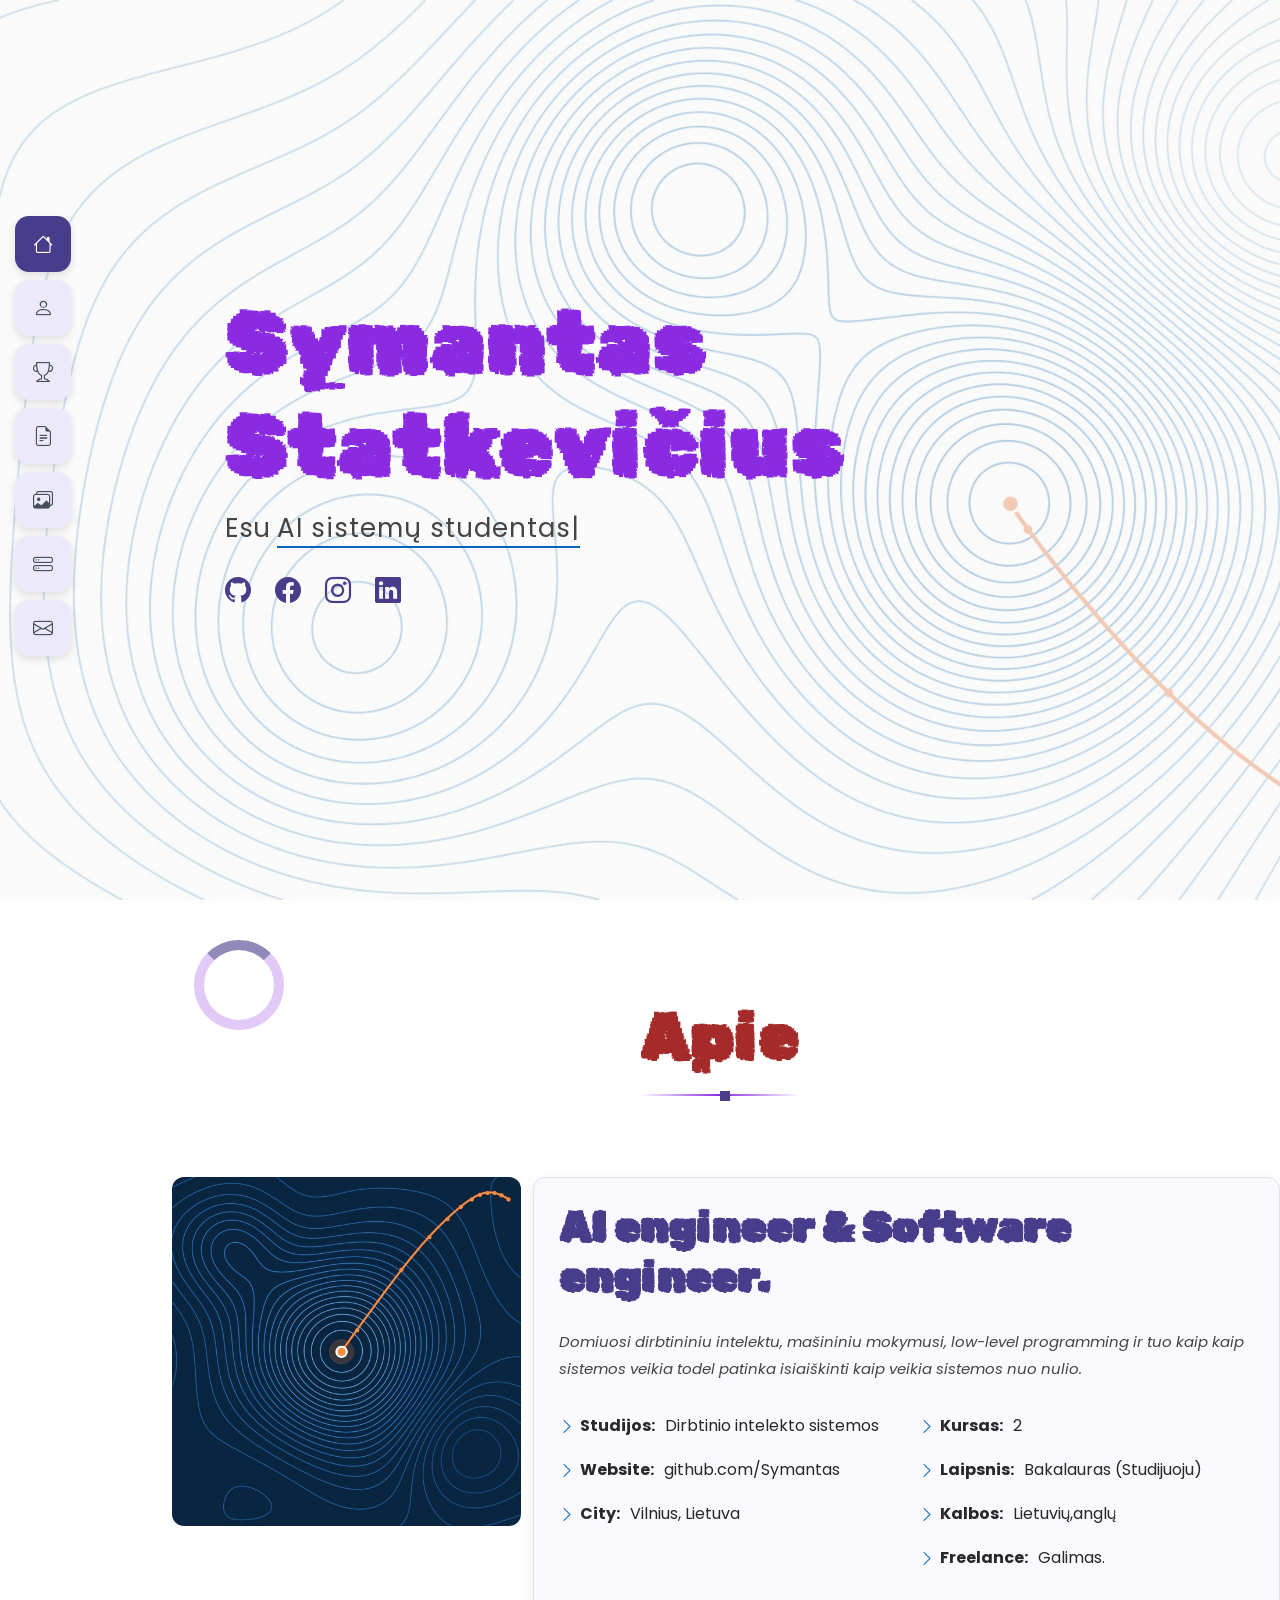
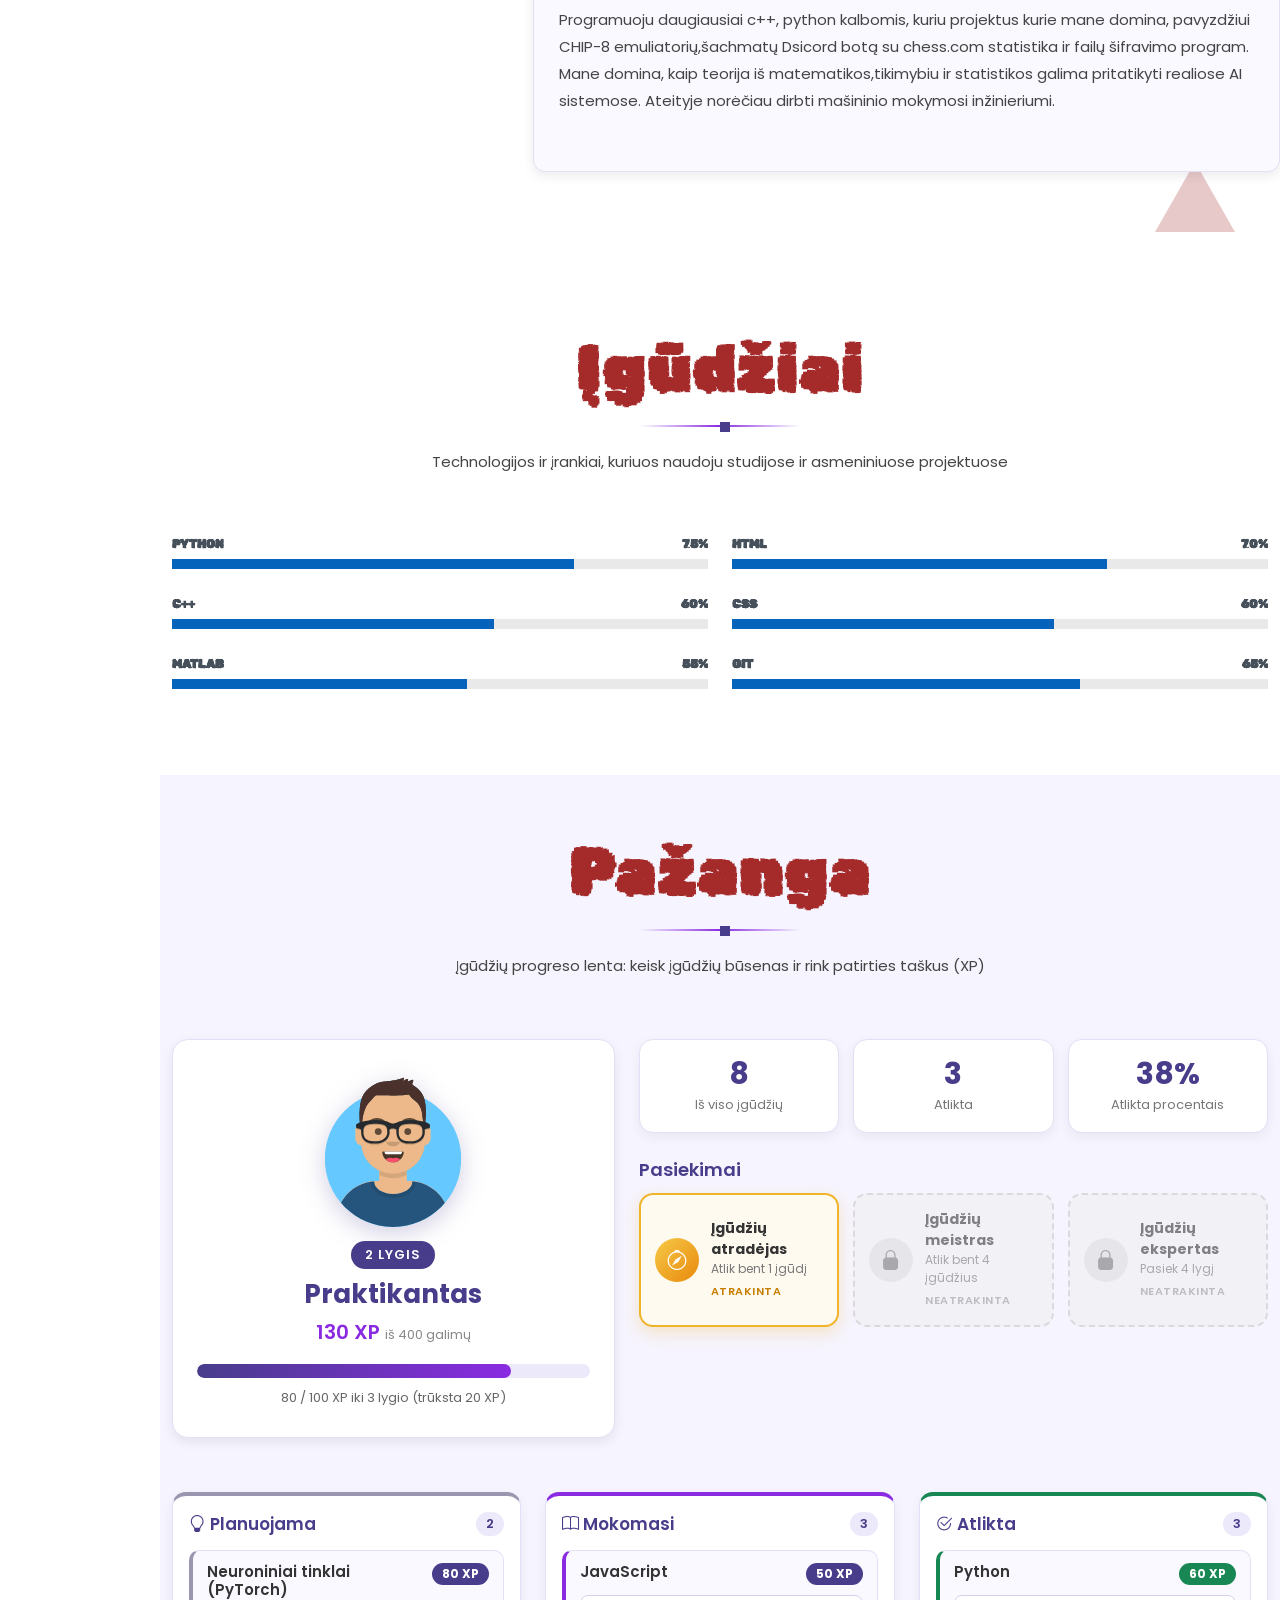
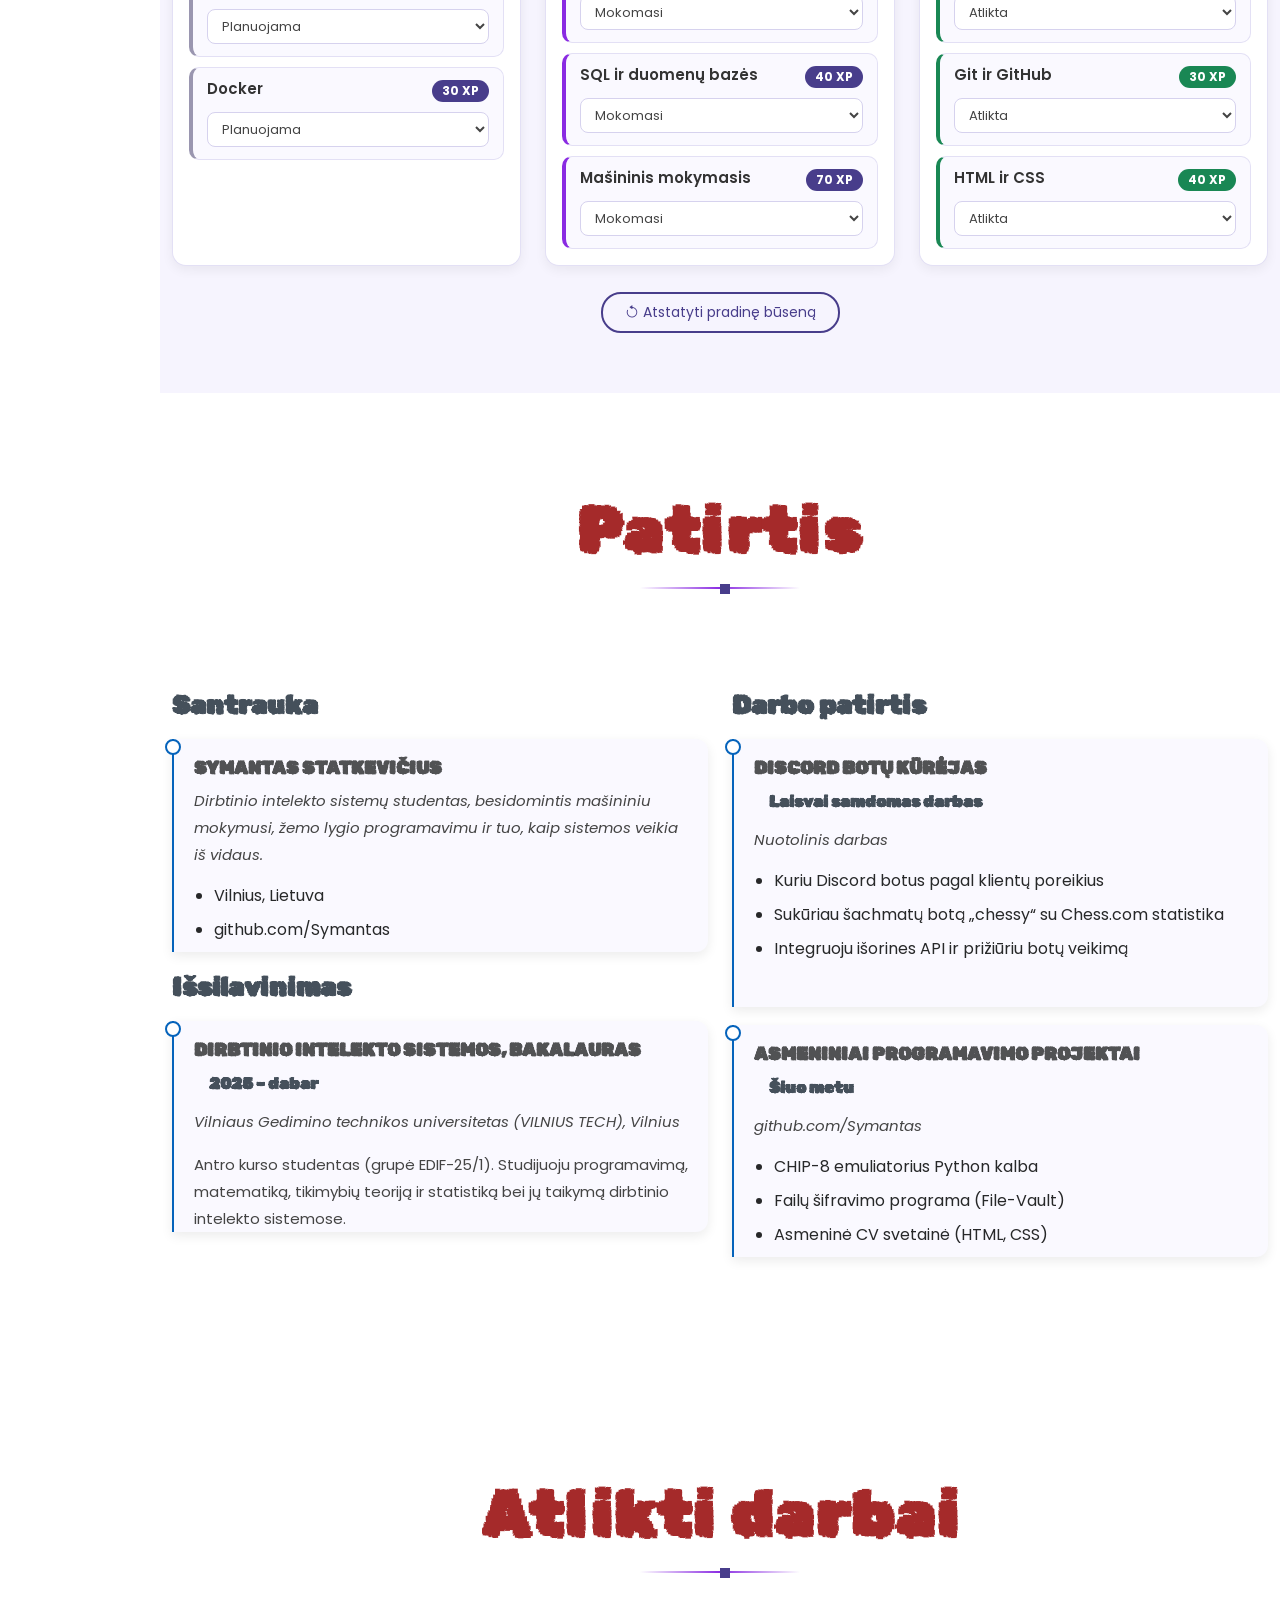
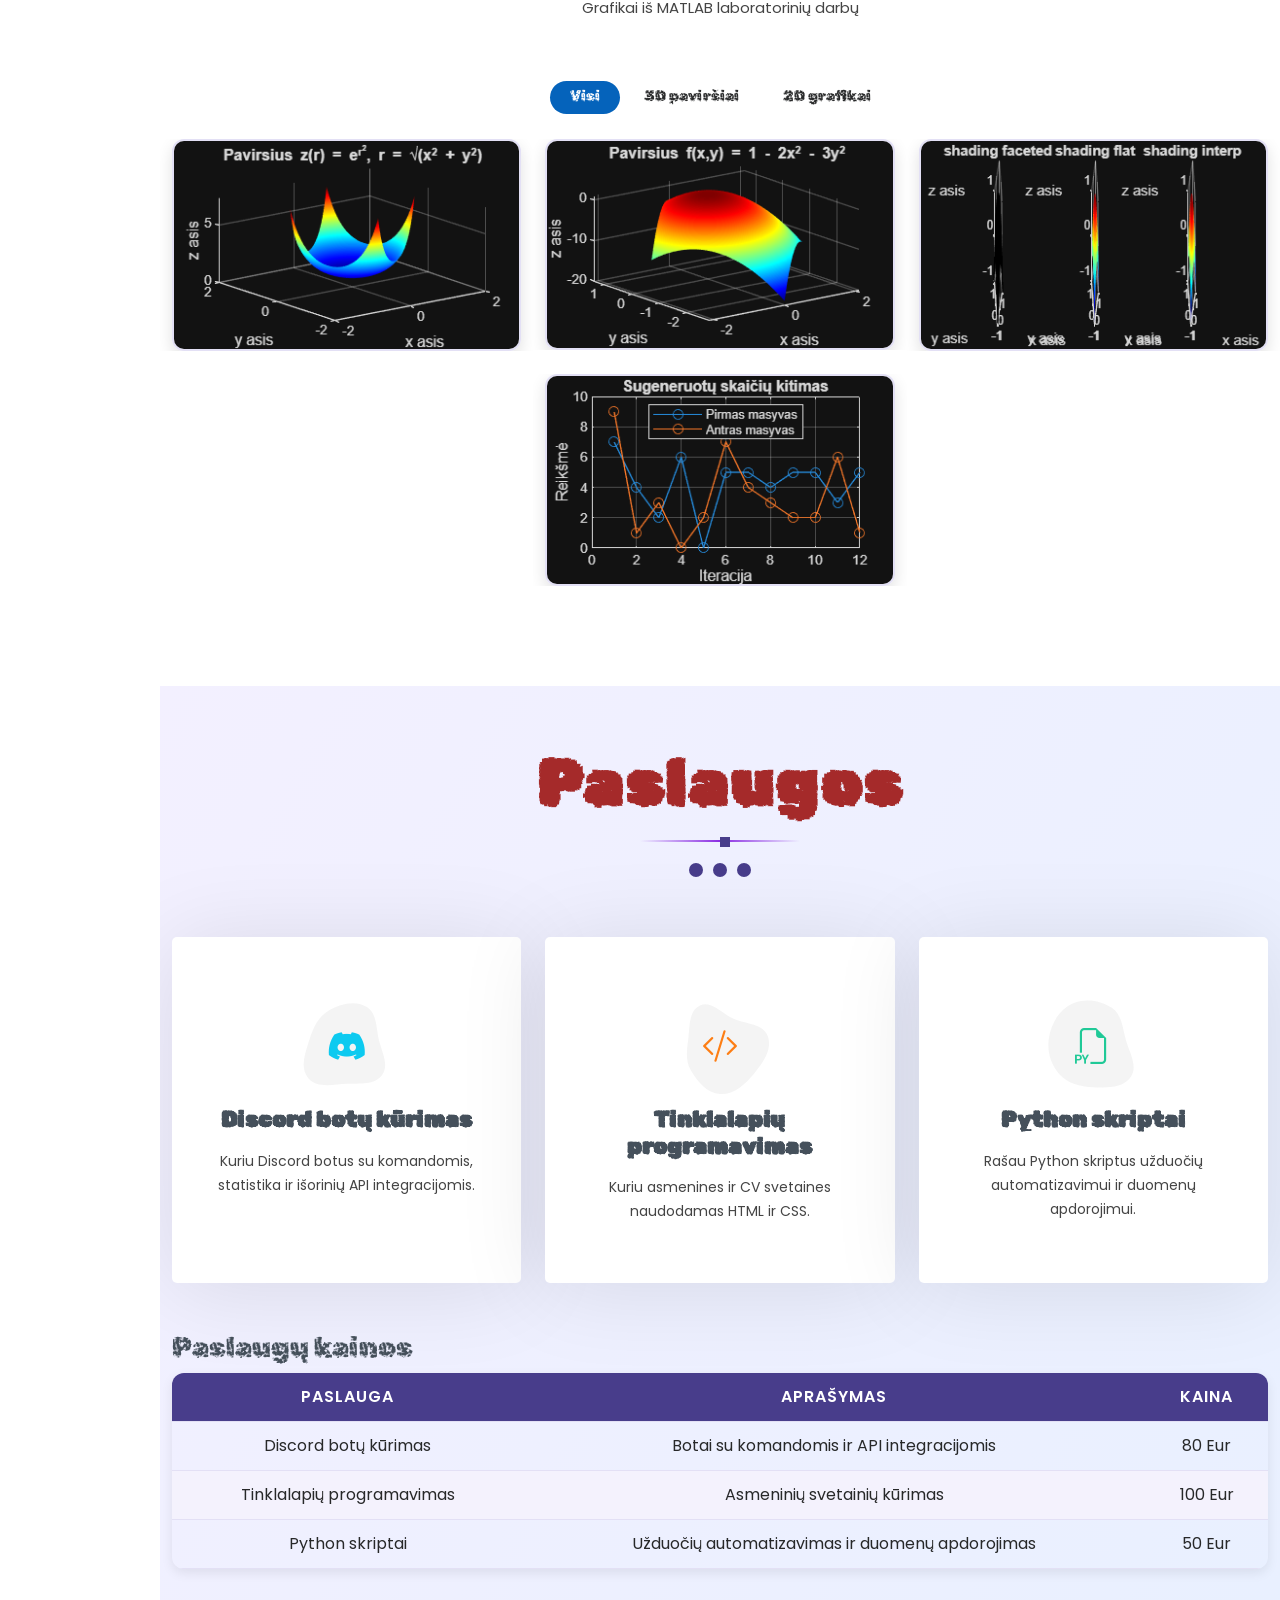
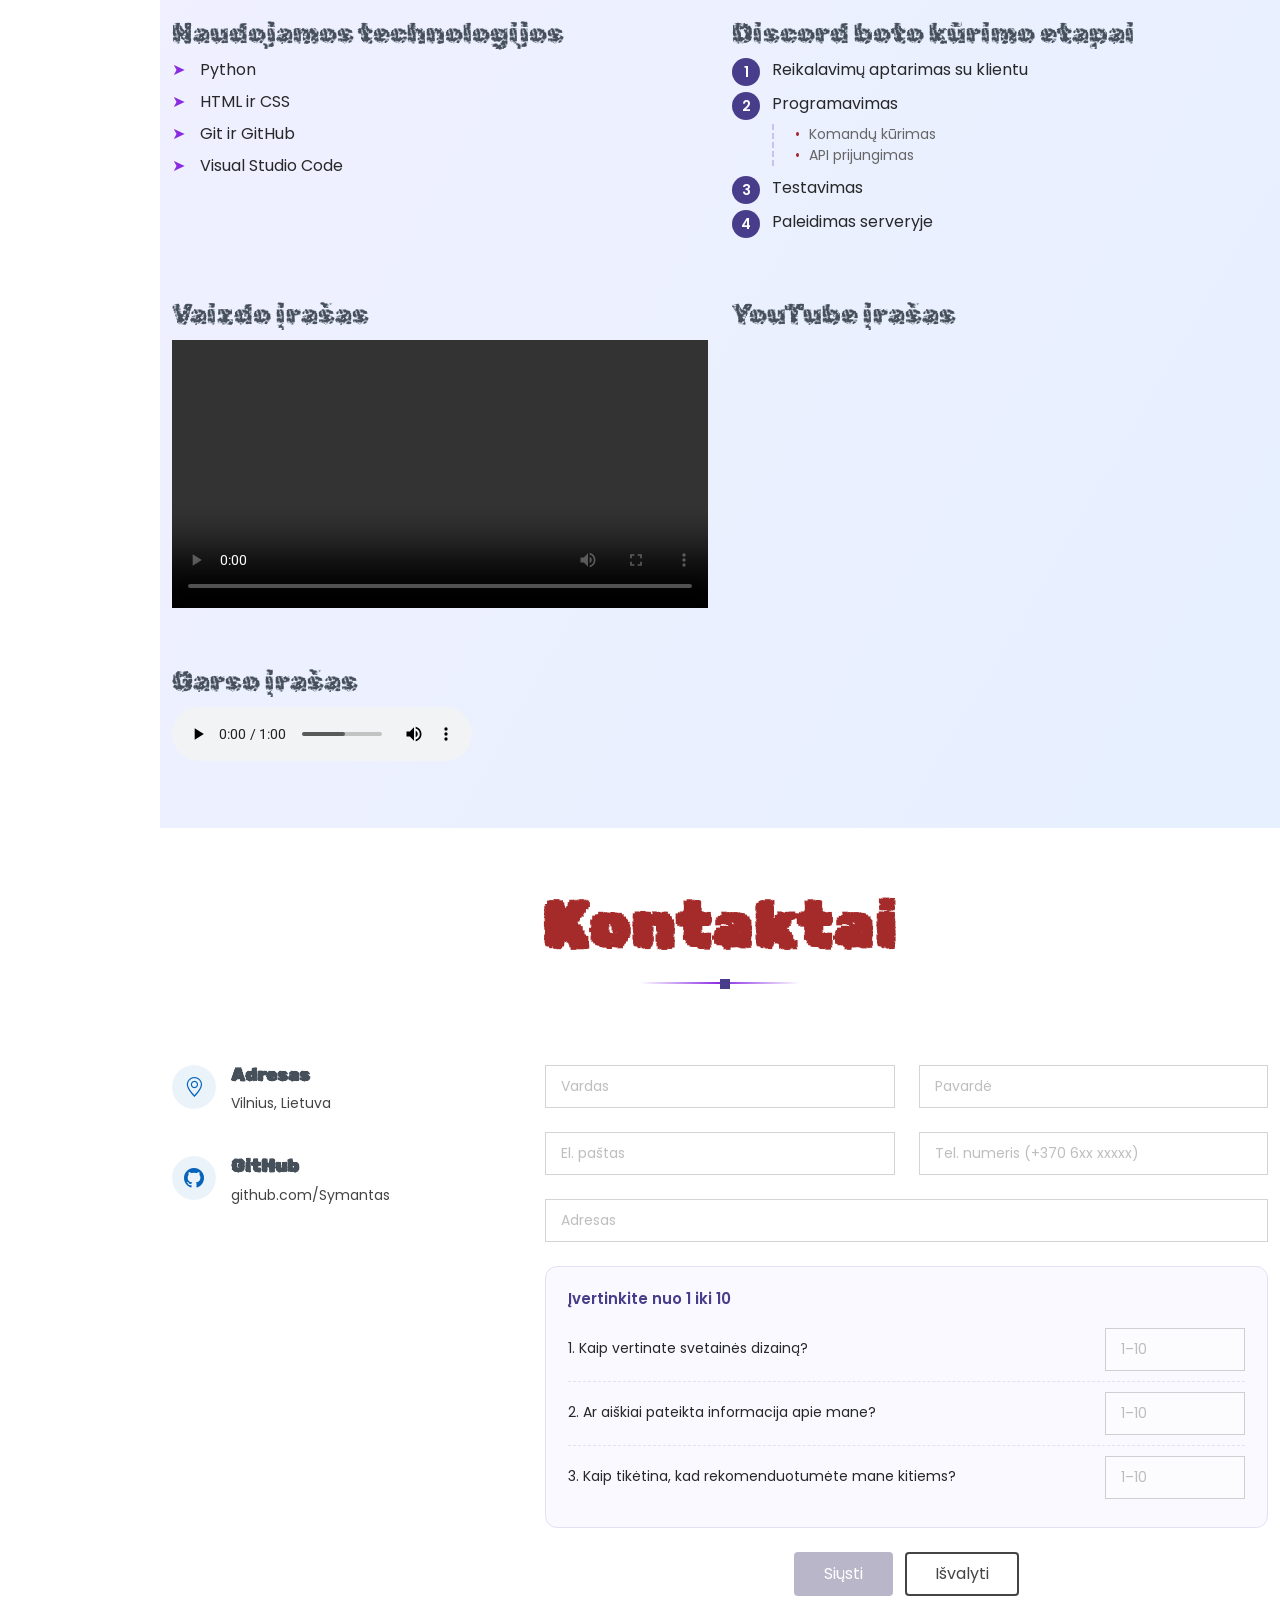
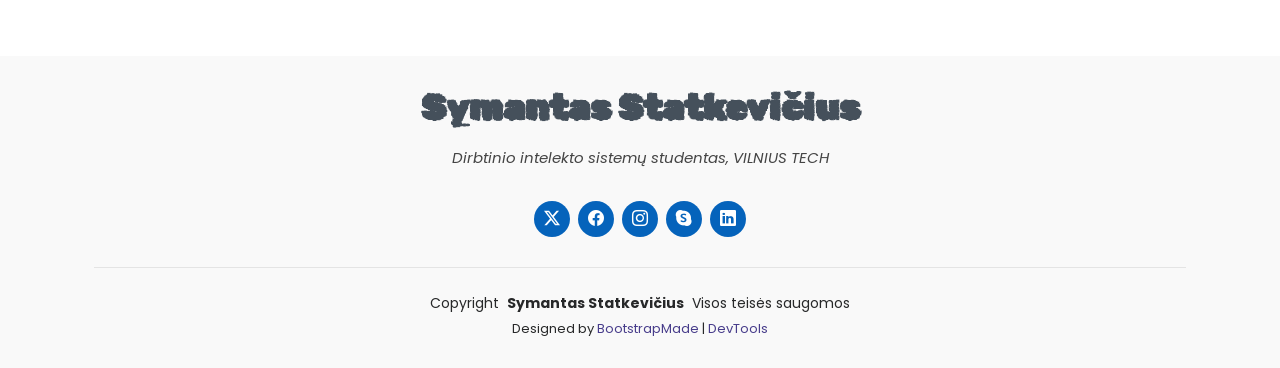
<file: index.html>
<!DOCTYPE html>
<html lang="lt">

<head>
  <meta charset="UTF-8">
  <meta content="width=device-width, initial-scale=1.0" name="viewport">
  <title>Mano CV</title>
  <meta name="author" content="Symantas Statkevičius">
  <meta name="Description" content="Symantas Statkevičius CV puslapis">
  <meta content="" name="keywords">

  <!-- Favicons -->
  <link href="assets/img/favicon.png" rel="icon">
  <link href="assets/img/apple-touch-icon.png" rel="apple-touch-icon">

  <!-- Fonts -->
  <link href="https://fonts.googleapis.com" rel="preconnect">
  <link href="https://fonts.gstatic.com" rel="preconnect" crossorigin>
  <link href="https://fonts.googleapis.com/css2?family=Roboto:ital,wght@0,100;0,300;0,400;0,500;0,700;0,900;1,100;1,300;1,400;1,500;1,700;1,900&family=Poppins:ital,wght@0,100;0,200;0,300;0,400;0,500;0,600;0,700;0,800;0,900;1,100;1,200;1,300;1,400;1,500;1,600;1,700;1,800;1,900&family=Raleway:ital,wght@0,100;0,200;0,300;0,400;0,500;0,600;0,700;0,800;0,900;1,100;1,200;1,300;1,400;1,500;1,600;1,700;1,800;1,900&display=swap" rel="stylesheet">

  <!-- Vendor CSS Files -->
  <link href="assets/vendor/bootstrap/css/bootstrap.min.css" rel="stylesheet">
  <link href="assets/vendor/bootstrap-icons/bootstrap-icons.css" rel="stylesheet">
  <link href="assets/vendor/aos/aos.css" rel="stylesheet">
  <link href="assets/vendor/glightbox/css/glightbox.min.css" rel="stylesheet">
  <link href="assets/vendor/swiper/swiper-bundle.min.css" rel="stylesheet">

  <!-- Main CSS File -->
  <link href="assets/css/main.css" rel="stylesheet">
  <link href="assets/css/custom.css" rel="stylesheet">
  <!-- =======================================================
  * Template Name: MyResume
  * Template URL: https://bootstrapmade.com/free-html-bootstrap-template-my-resume/
  * Updated: Jun 29 2024 with Bootstrap v5.3.3
  * Author: BootstrapMade.com
  * License: https://bootstrapmade.com/license/
  ======================================================== -->
</head>

<body class="index-page">

  <header id="header" class="header d-flex flex-column justify-content-center">

    <i class="header-toggle d-xl-none bi bi-list"></i>

    <nav id="navmenu" class="navmenu">
      <ul>
        <li><a href="#hero" class="active"><i class="bi bi-house navicon"></i><span>Pagrindinis</span></a></li>
        <li><a href="#about"><i class="bi bi-person navicon"></i><span>Apie</span></a></li>
        <li><a href="#pazanga"><i class="bi bi-trophy navicon"></i><span>Pažanga</span></a></li>
        <li><a href="#resume"><i class="bi bi-file-earmark-text navicon"></i><span>Patirtis</span></a></li>
        <li><a href="#portfolio"><i class="bi bi-images navicon"></i><span>Projektai</span></a></li>
        <li><a href="#services"><i class="bi bi-hdd-stack navicon"></i><span>Paslaugos</span></a></li>
        <li><a href="#contact"><i class="bi bi-envelope navicon"></i><span>Kontaktai</span></a></li>
      </ul>
    </nav>

  </header>

  <main class="main">

    <!-- Hero Section -->
    <section id="hero" class="hero section light-background">

      <img src="assets/img/cv-hero.jpg" alt="Abstraktus topografinių linijų fonas">

      <div class="container" data-aos="zoom-out">
        <div class="row justify-content-center">
          <div class="col-lg-9">
            <h2>Symantas Statkevičius</h2>
            <p>Esu <span class="typed" data-typed-items="AI sistemų studentas, Programuotojas">AI sistemų studentas</span><span class="typed-cursor typed-cursor--blink" aria-hidden="true"></span></p>
            <div class="social-links">
              <a href="https://github.com/Symantas" target="_blank" title="GitHub"><i class="bi bi-github"></i></a>
              <a href="#"><i class="bi bi-facebook"></i></a>
              <a href="#"><i class="bi bi-instagram"></i></a>
              <a href="#"><i class="bi bi-linkedin"></i></a>
            </div>
          </div>
        </div>
      </div>

    </section><!-- /Hero Section -->

    <!-- About Section -->
    <section id="about" class="about section">

      <!-- Section Title -->
      <div class="container section-title" data-aos="fade-up">
        <h2>Apie</h2>
      </div><!-- End Section Title -->

      <div class="container" data-aos="fade-up" data-aos-delay="100">

        <div class="row gy-4 justify-content-center">
          <div class="col-lg-4">
            <img src="assets/img/profile-img.jpg" class="img-fluid" alt="Profilio nuotrauka">
          </div>
          <div class="col-lg-8 content">
            <h2>AI engineer &amp; Software engineer.</h2>
            <p class="fst-italic py-3">
              Domiuosi dirbtininiu intelektu, mašininiu mokymusi, low-level programming ir tuo kaip kaip sistemos veikia
              todel patinka isiaiškinti kaip veikia sistemos nuo nulio.
            </p>
            <div class="row">
              <div class="col-lg-6">
                <ul>
                  <li><i class="bi bi-chevron-right"></i> <strong>Studijos:</strong> <span>Dirbtinio intelekto sistemos</span></li>
                  <li><i class="bi bi-chevron-right"></i> <strong>Website:</strong> <span>github.com/Symantas</span></li>
                  <li><i class="bi bi-chevron-right"></i> <strong>City:</strong> <span>Vilnius, Lietuva</span></li>
                </ul>
              </div>
              <div class="col-lg-6">
                <ul>
                  <li><i class="bi bi-chevron-right"></i> <strong>Kursas:</strong> <span>2</span></li>
                  <li><i class="bi bi-chevron-right"></i> <strong>Laipsnis:</strong> <span>Bakalauras (Studijuoju)</span></li>
                  <li><i class="bi bi-chevron-right"></i> <strong>Kalbos:</strong> <span>Lietuvių,anglų</span></li>
                  <li><i class="bi bi-chevron-right"></i> <strong>Freelance:</strong> <span>Galimas.</span></li>
                </ul>
              </div>
            </div>
            <p class="py-3">
              Programuoju daugiausiai c++, python kalbomis, kuriu projektus kurie mane domina, pavyzdžiui CHIP-8 emuliatorių,šachmatų Dsicord botą
              su chess.com statistika ir failų šifravimo program. Mane domina, kaip teorija iš matematikos,tikimybiu ir statistikos galima
              pritatikyti realiose AI sistemose. Ateityje norėčiau dirbti mašininio mokymosi inžinieriumi.
            </p>
          </div>
        </div>

      </div>

    </section><!-- /About Section -->

    <!-- Skills Section -->
    <section id="skills" class="skills section">

      <!-- Section Title -->
      <div class="container section-title" data-aos="fade-up">
        <h2>Įgūdžiai</h2>
        <p>Technologijos ir įrankiai, kuriuos naudoju studijose ir asmeniniuose projektuose</p>
      </div><!-- End Section Title -->

      <div class="container" data-aos="fade-up" data-aos-delay="100">

        <div class="row skills-content skills-animation">

          <div class="col-lg-6">

            <div class="progress">
              <span class="skill"><span>Python</span> <i class="val">75%</i></span>
              <div class="progress-bar-wrap">
                <div class="progress-bar" role="progressbar" aria-valuenow="75" aria-valuemin="0" aria-valuemax="100"></div>
              </div>
            </div><!-- End Skills Item -->
            <div class="progress">
              <span class="skill"><span>C++</span> <i class="val">60%</i></span>
              <div class="progress-bar-wrap">
                <div class="progress-bar" role="progressbar" aria-valuenow="60" aria-valuemin="0" aria-valuemax="100"></div>
              </div>
            </div><!-- End Skills Item -->
            <div class="progress">
              <span class="skill"><span>MATLAB</span> <i class="val">55%</i></span>
              <div class="progress-bar-wrap">
                <div class="progress-bar" role="progressbar" aria-valuenow="55" aria-valuemin="0" aria-valuemax="100"></div>
              </div>
            </div><!-- End Skills Item -->


          </div>

          <div class="col-lg-6">

            <div class="progress">
              <span class="skill"><span>HTML</span> <i class="val">70%</i></span>
              <div class="progress-bar-wrap">
                <div class="progress-bar" role="progressbar" aria-valuenow="70" aria-valuemin="0" aria-valuemax="100"></div>
              </div>
            </div><!-- End Skills Item -->
            <div class="progress">
              <span class="skill"><span>CSS</span> <i class="val">60%</i></span>
              <div class="progress-bar-wrap">
                <div class="progress-bar" role="progressbar" aria-valuenow="60" aria-valuemin="0" aria-valuemax="100"></div>
              </div>
            </div><!-- End Skills Item -->
            <div class="progress">
              <span class="skill"><span>Git</span> <i class="val">65%</i></span>
              <div class="progress-bar-wrap">
                <div class="progress-bar" role="progressbar" aria-valuenow="65" aria-valuemin="0" aria-valuemax="100"></div>
              </div>
            </div><!-- End Skills Item -->


          </div>

        </div>

      </div>

    </section><!-- /Skills Section -->

    <section id="pazanga" class="pazanga section">

      <div class="container section-title" data-aos="fade-up">
        <h2>Pažanga</h2>
        <p>Įgūdžių progreso lenta: keisk įgūdžių būsenas ir rink patirties taškus (XP)</p>
      </div>

      <div class="container" data-aos="fade-up" data-aos-delay="100">

        <div class="row gy-4">

          <div class="col-lg-5">
            <div class="kp-profilis">
              <img id="kp-ikonele" class="kp-ikonele" src="assets/img/avatar-lygis-1.svg" alt="Vartotojo ikonėlė">
              <span id="kp-lygis" class="kp-lygis">1 lygis</span>
              <h3 id="kp-rangas" class="kp-rangas">Pradedantysis</h3>
              <p class="kp-xp"><span id="kp-xp">0</span> XP <small id="kp-xp-is-viso"></small></p>

              <div class="kp-progreso-juosta" role="progressbar" aria-label="Progresas iki sekančio lygio" aria-valuemin="0" aria-valuemax="100" aria-valuenow="0">
                <div id="kp-progreso-uzpildas" class="kp-progreso-uzpildas"></div>
              </div>
              <p id="kp-progreso-tekstas" class="kp-progreso-tekstas"></p>
            </div>
          </div>

          <div class="col-lg-7">
            <div class="kp-statistika">
              <div class="kp-stat">
                <span id="kp-stat-viso" class="kp-stat-skaicius">0</span>
                <small>Iš viso įgūdžių</small>
              </div>
              <div class="kp-stat">
                <span id="kp-stat-atlikta" class="kp-stat-skaicius">0</span>
                <small>Atlikta</small>
              </div>
              <div class="kp-stat">
                <span id="kp-stat-procentas" class="kp-stat-skaicius">0%</span>
                <small>Atlikta procentais</small>
              </div>
            </div>

            <h4 class="kp-poantraste">Pasiekimai</h4>
            <div id="kp-pasiekimai" class="kp-pasiekimai"></div>
          </div>

        </div>

        <div class="row gy-4 kp-lenta">
          <div class="col-lg-4">
            <div class="kp-stulpelis" data-busena="Planuojama">
              <div class="kp-stulpelio-antraste">
                <h4><i class="bi bi-lightbulb"></i> Planuojama</h4>
                <span class="kp-kiekis">0</span>
              </div>
              <div class="kp-korteles"></div>
            </div>
          </div>
          <div class="col-lg-4">
            <div class="kp-stulpelis" data-busena="Mokomasi">
              <div class="kp-stulpelio-antraste">
                <h4><i class="bi bi-book"></i> Mokomasi</h4>
                <span class="kp-kiekis">0</span>
              </div>
              <div class="kp-korteles"></div>
            </div>
          </div>
          <div class="col-lg-4">
            <div class="kp-stulpelis" data-busena="Atlikta">
              <div class="kp-stulpelio-antraste">
                <h4><i class="bi bi-check2-circle"></i> Atlikta</h4>
                <span class="kp-kiekis">0</span>
              </div>
              <div class="kp-korteles"></div>
            </div>
          </div>
        </div>

        <div class="text-center">
          <button type="button" id="kp-atstatyti" class="kp-atstatyti">
            <i class="bi bi-arrow-counterclockwise"></i> Atstatyti pradinę būseną
          </button>
        </div>

      </div>

    </section>

    <!-- Resume Section -->
    <section id="resume" class="resume section">

      <!-- Section Title -->
      <div class="container section-title" data-aos="fade-up">
        <h2>Patirtis</h2>
      </div><!-- End Section Title -->

      <div class="container">

        <div class="row">

          <div class="col-lg-6" data-aos="fade-up" data-aos-delay="100">
            <h3 class="resume-title">Santrauka</h3>

            <div class="resume-item pb-0">
              <h4>Symantas Statkevičius</h4>
              <p><em>Dirbtinio intelekto sistemų studentas, besidomintis mašininiu mokymusi, žemo lygio programavimu ir tuo, kaip sistemos veikia iš vidaus.</em></p>
              <ul>
                <li>Vilnius, Lietuva</li>
                <li>github.com/Symantas</li>
              </ul>
            </div><!-- End Resume Item -->

            <h3 class="resume-title">Išsilavinimas</h3>
            <div class="resume-item">
              <h4>Dirbtinio intelekto sistemos, bakalauras</h4>
              <h5>2025 – dabar</h5>
              <p><em>Vilniaus Gedimino technikos universitetas (VILNIUS TECH), Vilnius</em></p>
              <p>Antro kurso studentas (grupė EDIF-25/1). Studijuoju programavimą, matematiką, tikimybių teoriją ir statistiką bei jų taikymą dirbtinio intelekto sistemose.</p>
            </div><!-- End Resume Item -->

          </div>

          <div class="col-lg-6" data-aos="fade-up" data-aos-delay="200">
            <h3 class="resume-title">Darbo patirtis</h3>
            <div class="resume-item">
              <h4>Discord botų kūrėjas</h4>
              <h5>Laisvai samdomas darbas</h5>
              <p><em>Nuotolinis darbas</em></p>
              <ul>
                <li>Kuriu Discord botus pagal klientų poreikius</li>
                <li>Sukūriau šachmatų botą „chessy“ su Chess.com statistika</li>
                <li>Integruoju išorines API ir prižiūriu botų veikimą</li>
              </ul>
            </div><!-- End Resume Item -->

            <div class="resume-item">
              <h4>Asmeniniai programavimo projektai</h4>
              <h5>Šiuo metu</h5>
              <p><em>github.com/Symantas</em></p>
              <ul>
                <li>CHIP-8 emuliatorius Python kalba</li>
                <li>Failų šifravimo programa (File-Vault)</li>
                <li>Asmeninė CV svetainė (HTML, CSS)</li>
              </ul>
            </div><!-- End Resume Item -->

          </div>

        </div>

      </div>

    </section><!-- /Resume Section -->

    <!-- Portfolio Section -->
    <section id="portfolio" class="portfolio section">

      <!-- Section Title -->
      <div class="container section-title" data-aos="fade-up">
        <h2>Atlikti darbai</h2>
        <p>Grafikai iš MATLAB laboratorinių darbų</p>
      </div><!-- End Section Title -->

      <div class="container">

        <div class="isotope-layout" data-default-filter="*" data-layout="masonry" data-sort="original-order">

          <ul class="portfolio-filters isotope-filters" data-aos="fade-up" data-aos-delay="100">
            <li data-filter="*" class="filter-active">Visi</li>
            <li data-filter=".filter-3d">3D paviršiai</li>
            <li data-filter=".filter-2d">2D grafikai</li>
          </ul><!-- End Portfolio Filters -->

          <div class="row gy-4 isotope-container" data-aos="fade-up" data-aos-delay="200">

            <div class="col-lg-4 col-md-6 portfolio-item isotope-item filter-3d">
              <img src="assets/img/portfolio/matlab-pavirsius-1.png" class="img-fluid" alt="MATLAB trimatis paviršius z = e^(r^2), nuspalvintas jet spalvų skale">
              <div class="portfolio-info">
                <h4>Paviršius z = e<sup>r²</sup></h4>
                <p>Trimatis paviršius, kai r = √(x² + y²), su interp šešėliavimu</p>
                <a href="assets/img/portfolio/matlab-pavirsius-1.png" title="Paviršius z = e^(r^2)" data-gallery="portfolio-gallery-3d" class="glightbox preview-link"><i class="bi bi-zoom-in"></i></a>
              </div>
            </div><!-- End Portfolio Item -->

            <div class="col-lg-4 col-md-6 portfolio-item isotope-item filter-3d">
              <img src="assets/img/portfolio/matlab-pavirsius-2.png" class="img-fluid" alt="MATLAB elipsinio paraboloido f(x,y) = 1 - 2x^2 - 3y^2 paviršius">
              <div class="portfolio-info">
                <h4>Paviršius f(x,y) = 1 − 2x² − 3y²</h4>
                <p>Elipsinis paraboloidas, pasuktas 45° kampu apie z ašį</p>
                <a href="assets/img/portfolio/matlab-pavirsius-2.png" title="Paviršius f(x,y) = 1 - 2x^2 - 3y^2" data-gallery="portfolio-gallery-3d" class="glightbox preview-link"><i class="bi bi-zoom-in"></i></a>
              </div>
            </div><!-- End Portfolio Item -->

            <div class="col-lg-4 col-md-6 portfolio-item isotope-item filter-3d">
              <img src="assets/img/portfolio/matlab-shading.png" class="img-fluid" alt="Trys MATLAB paviršiai su skirtingais shading režimais: faceted, flat ir interp">
              <div class="portfolio-info">
                <h4>Shading režimų palyginimas</h4>
                <p>Tas pats paviršius su faceted, flat ir interp šešėliavimu</p>
                <a href="assets/img/portfolio/matlab-shading.png" title="Shading režimų palyginimas" data-gallery="portfolio-gallery-3d" class="glightbox preview-link"><i class="bi bi-zoom-in"></i></a>
              </div>
            </div><!-- End Portfolio Item -->

            <div class="col-lg-4 col-md-6 portfolio-item isotope-item filter-2d">
              <img src="assets/img/portfolio/matlab-skaiciu-kitimas.png" class="img-fluid" alt="MATLAB linijinis grafikas, rodantis dviejų masyvų reikšmių kitimą per iteracijas">
              <div class="portfolio-info">
                <h4>Sugeneruotų skaičių kitimas</h4>
                <p>Dviejų masyvų reikšmių kitimas per iteracijas</p>
                <a href="assets/img/portfolio/matlab-skaiciu-kitimas.png" title="Sugeneruotų skaičių kitimas" data-gallery="portfolio-gallery-2d" class="glightbox preview-link"><i class="bi bi-zoom-in"></i></a>
              </div>
            </div><!-- End Portfolio Item -->

          </div><!-- End Portfolio Container -->

        </div>

      </div>

    </section><!-- /Portfolio Section -->

    <!-- Services Section -->
    <section id="services" class="services section">

      <!-- Section Title -->
      <div class="container section-title" data-aos="fade-up">
        <h2>Paslaugos</h2>
        <!-- LD10: CSS krovimo indikatorius (dekoratyvinis) -->
        <div class="css-loader" aria-hidden="true">
          <span></span><span></span><span></span>
        </div>
      </div><!-- End Section Title -->

      <div class="container">

        <div class="row gy-4">

          <div class="col-lg-4 col-md-6" data-aos="fade-up" data-aos-delay="100">
            <div class="service-item item-cyan position-relative">
              <div class="icon">
                <svg width="100" height="100" viewBox="0 0 600 600" xmlns="http://www.w3.org/2000/svg">
                  <path stroke="none" stroke-width="0" fill="#f5f5f5" d="M300,521.0016835830174C376.1290562159157,517.8887921683347,466.0731472004068,529.7835943286574,510.70327084640275,468.03025145048787C554.3714126377745,407.6079735673963,508.03601936045806,328.9844924480964,491.2728898941984,256.3432110539036C474.5976632858925,184.082847569629,479.9380746630129,96.60480741107993,416.23090153303,58.64404602377083C348.86323505073057,18.502131276798302,261.93793281208167,40.57373210992963,193.5410806939664,78.93577620505333C130.42746243093433,114.334589627462,98.30271207620316,179.96522072025542,76.75703585869454,249.04625023123273C51.97151888228291,328.5150500222984,13.704378332031375,421.85034740162234,66.52175969318436,486.19268352777647C119.04800174914682,550.1803526380478,217.28368757567262,524.383925680826,300,521.0016835830174"></path>
                </svg>
                <i class="bi bi-discord"></i>
              </div>
              <a href="#" class="stretched-link">
                <h3>Discord botų kūrimas</h3>
              </a>
              <p>Kuriu Discord botus su komandomis, statistika ir išorinių API integracijomis.</p>
            </div>
          </div><!-- End Service Item -->

          <div class="col-lg-4 col-md-6" data-aos="fade-up" data-aos-delay="200">
            <div class="service-item item-orange position-relative">
              <div class="icon">
                <svg width="100" height="100" viewBox="0 0 600 600" xmlns="http://www.w3.org/2000/svg">
                  <path stroke="none" stroke-width="0" fill="#f5f5f5" d="M300,582.0697525312426C382.5290701553225,586.8405444964366,449.9789794690241,525.3245884688669,502.5850820975895,461.55621195738473C556.606425686781,396.0723002908107,615.8543463187945,314.28637112970534,586.6730223649479,234.56875336149918C558.9533121215079,158.8439757836574,454.9685369536778,164.00468322053177,381.49747125262974,130.76875717737553C312.15926192815925,99.40240125094834,248.97055460311594,18.661163978235184,179.8680185752513,50.54337015887873C110.5421016452524,82.52863877960104,119.82277516462835,180.83849132639028,109.12597500060166,256.43424936330496C100.08760227029461,320.3096726198365,92.17705696193138,384.0621239912766,124.79988738764834,439.7174275375508C164.83382741302287,508.01625554203684,220.96474134820875,577.5009287672846,300,582.0697525312426"></path>
                </svg>
                <i class="bi bi-code-slash"></i>
              </div>
              <a href="#" class="stretched-link">
                <h3>Tinklalapių programavimas</h3>
              </a>
              <p>Kuriu asmenines ir CV svetaines naudodamas HTML ir CSS.</p>
            </div>
          </div><!-- End Service Item -->

          <div class="col-lg-4 col-md-6" data-aos="fade-up" data-aos-delay="300">
            <div class="service-item item-teal position-relative">
              <div class="icon">
                <svg width="100" height="100" viewBox="0 0 600 600" xmlns="http://www.w3.org/2000/svg">
                  <path stroke="none" stroke-width="0" fill="#f5f5f5" d="M300,541.5067337569781C382.14930387511276,545.0595476570109,479.8736841581634,548.3450877840088,526.4010558755058,480.5488172755941C571.5218469581645,414.80211281144784,517.5187510058486,332.0715597781072,496.52539010469104,255.14436215662573C477.37192572678356,184.95920475031193,473.57363656557914,105.61284051026155,413.0603344069578,65.22779650032875C343.27470386102294,18.654635553484475,251.2091493199835,5.337323636656869,175.0934190732945,40.62881213300186C97.87086631185822,76.43348514350839,51.98124368387456,156.15599469081315,36.44837278890362,239.84606092416172C21.716077023791087,319.22268207091537,43.775223500013084,401.1760424656574,96.891909868211,461.97329694683043C147.22146801428983,519.5804099606455,223.5754009179313,538.201503339737,300,541.5067337569781"></path>
                </svg>
                <i class="bi bi-filetype-py"></i>
              </div>
              <a href="#" class="stretched-link">
                <h3>Python skriptai</h3>
              </a>
              <p>Rašau Python skriptus užduočių automatizavimui ir duomenų apdorojimui.</p>
            </div>
          </div><!-- End Service Item -->

        </div>

      </div>
      <!-- LD8: Paslaugų lentelė ir sąrašai -->
<div class="container mt-5" data-aos="fade-up">

  <h3>Paslaugų kainos</h3>
  <table class="custom-table">
    <thead>
      <tr>
        <th>Paslauga</th>
        <th>Aprašymas</th>
        <th>Kaina</th>
      </tr>
    </thead>
    <tbody>
      <tr>
        <td>Discord botų kūrimas</td>
        <td>Botai su komandomis ir API integracijomis</td>
        <td>80 Eur</td>
      </tr>
      <tr>
        <td>Tinklalapių programavimas</td>
        <td>Asmeninių svetainių kūrimas</td>
        <td>100 Eur</td>
      </tr>
      <tr>
        <td>Python skriptai</td>
        <td>Užduočių automatizavimas ir duomenų apdorojimas</td>
        <td>50 Eur</td>
      </tr>
    </tbody>
  </table>

  <div class="row gy-4 mt-4">
    <div class="col-lg-6">
      <h3>Naudojamos technologijos</h3>
      <ul class="custom-list">
        <li>Python</li>
        <li>HTML ir CSS</li>
        <li>Git ir GitHub</li>
        <li>Visual Studio Code</li>
      </ul>
    </div>

    <div class="col-lg-6">
      <h3>Discord boto kūrimo etapai</h3>
      <ol class="custom-list">
        <li>Reikalavimų aptarimas su klientu</li>
        <li>Programavimas
          <ul>
            <li>Komandų kūrimas</li>
            <li>API prijungimas</li>
          </ul>
        </li>
        <li>Testavimas</li>
        <li>Paleidimas serveryje</li>
      </ol>
    </div>
  </div>

</div>

  <!-- LD8 papildoma: medija -->
<div class="container mt-5" data-aos="fade-up">
  <div class="row gy-4">
    <div class="col-lg-6">
      <h3>Vaizdo įrašas</h3>
      <video controls width="100%">
        <source src="assets/media/typing.mp4" type="video/mp4">
        Jūsų naršyklė nepalaiko vaizdo įrašų.
      </video>
    </div>

    <div class="col-lg-6">
      <h3>YouTube įrašas</h3>
      <div class="ratio ratio-16x9">
        <iframe src="https://www.youtube.com/embed/BoUVIhtqjAw"
                title="YouTube vaizdo įrašas" allowfullscreen></iframe>
      </div>
    </div>
  </div>

  <h3 class="mt-4">Garso įrašas</h3>
  <audio controls>
    <source src="assets/media/clock.mp3" type="audio/mpeg">
    Jūsų naršyklė nepalaiko garso įrašų.
  </audio>
</div>
    </section><!-- /Services Section -->
    
    <!-- Contact Section -->
    <section id="contact" class="contact section">

      <!-- Section Title -->
      <div class="container section-title" data-aos="fade-up">
        <h2>Kontaktai</h2>
      </div><!-- End Section Title -->

      <div class="container" data-aos="fade" data-aos-delay="100">

        <div class="row gy-4">

          <div class="col-lg-4">
            <div class="info-item d-flex" data-aos="fade-up" data-aos-delay="200">
              <i class="bi bi-geo-alt flex-shrink-0"></i>
              <div>
                <h3>Adresas</h3>
                <p>Vilnius, Lietuva</p>
              </div>
            </div><!-- End Info Item -->

            <div class="info-item d-flex" data-aos="fade-up" data-aos-delay="300">
              <i class="bi bi-github flex-shrink-0"></i>
              <div>
                <h3>GitHub</h3>
                <p>github.com/Symantas</p>
              </div>
            </div><!-- End Info Item -->

          </div>

          <div class="col-lg-8">
            <form id="kontaktu-forma" class="php-email-form" novalidate data-aos="fade-up" data-aos-delay="200">
              <div class="row gy-4">

                <div class="col-md-6">
                  <input type="text" id="vardas" name="vardas" class="form-control" placeholder="Vardas" required>
                  <div class="invalid-feedback"></div>
                </div>

                <div class="col-md-6">
                  <input type="text" id="pavarde" name="pavarde" class="form-control" placeholder="Pavardė" required>
                  <div class="invalid-feedback"></div>
                </div>

                <div class="col-md-6">
                  <input type="email" id="elPastas" name="elPastas" class="form-control" placeholder="El. paštas" required>
                  <div class="invalid-feedback"></div>
                </div>

                <div class="col-md-6">
                  <input type="tel" id="telefonas" name="telefonas" class="form-control" placeholder="Tel. numeris (+370 6xx xxxxx)" inputmode="numeric" maxlength="14" required>
                  <div class="invalid-feedback"></div>
                </div>

                <div class="col-md-12">
                  <input type="text" id="adresas" name="adresas" class="form-control" placeholder="Adresas" required>
                  <div class="invalid-feedback"></div>
                </div>

                <div class="col-md-12">
                  <div class="vertinimo-blokas">
                    <p class="vertinimo-antraste">Įvertinkite nuo 1 iki 10</p>

                    <div class="vertinimo-eilute">
                      <label for="klausimas1">1. Kaip vertinate svetainės dizainą?</label>
                      <div class="vertinimo-laukas">
                        <input type="number" id="klausimas1" name="klausimas1" class="form-control" min="1" max="10" step="1" placeholder="1–10" required>
                        <div class="invalid-feedback"></div>
                      </div>
                    </div>

                    <div class="vertinimo-eilute">
                      <label for="klausimas2">2. Ar aiškiai pateikta informacija apie mane?</label>
                      <div class="vertinimo-laukas">
                        <input type="number" id="klausimas2" name="klausimas2" class="form-control" min="1" max="10" step="1" placeholder="1–10" required>
                        <div class="invalid-feedback"></div>
                      </div>
                    </div>

                    <div class="vertinimo-eilute">
                      <label for="klausimas3">3. Kaip tikėtina, kad rekomenduotumėte mane kitiems?</label>
                      <div class="vertinimo-laukas">
                        <input type="number" id="klausimas3" name="klausimas3" class="form-control" min="1" max="10" step="1" placeholder="1–10" required>
                        <div class="invalid-feedback"></div>
                      </div>
                    </div>
                  </div>
                </div>

                <div class="col-md-12 text-center formos-mygtukai">
                  <button type="submit" id="siustiMygtukas" disabled>Siųsti</button>
                  <button type="button" id="isvalytiMygtukas">Išvalyti</button>
                </div>

              </div>
            </form>

            <div id="formos-rezultatas" class="formos-rezultatas" hidden></div>
          </div><!-- End Contact Form -->

        </div>

      </div>

    </section><!-- /Contact Section -->

  </main>

  <footer id="footer" class="footer position-relative light-background">
    <div class="container">
      <h3 class="sitename">Symantas Statkevičius</h3>
      <p>Dirbtinio intelekto sistemų studentas, VILNIUS TECH</p>
      <div class="social-links d-flex justify-content-center">
        <a href=""><i class="bi bi-twitter-x"></i></a>
        <a href=""><i class="bi bi-facebook"></i></a>
        <a href=""><i class="bi bi-instagram"></i></a>
        <a href=""><i class="bi bi-skype"></i></a>
        <a href=""><i class="bi bi-linkedin"></i></a>
      </div>
      <div class="container">
        <div class="copyright">
          <span>Copyright</span> <strong class="px-1 sitename">Symantas Statkevičius</strong> <span>Visos teisės saugomos</span>
        </div>
        <div class="credits">
          <!-- All the links in the footer should remain intact. -->
          <!-- You can delete the links only if you've purchased the pro version. -->
          <!-- Licensing information: https://bootstrapmade.com/license/ -->
          <!-- Purchase the pro version with working PHP/AJAX contact form: [buy-url] -->
          Designed by <a href="https://bootstrapmade.com/">BootstrapMade</a> | <a href="https://bootstrapmade.com/tools/">DevTools</a>
        </div>
      </div>
    </div>
  </footer>

  <!-- Scroll Top -->
  <a href="#" id="scroll-top" class="scroll-top d-flex align-items-center justify-content-center"><i class="bi bi-arrow-up-short"></i></a>

  <!-- Preloader -->
  <div id="preloader"></div>

  <!-- Vendor JS Files -->
  <script src="assets/vendor/bootstrap/js/bootstrap.bundle.min.js"></script>
  <script src="assets/vendor/aos/aos.js"></script>
  <script src="assets/vendor/typed.js/typed.umd.js"></script>
  <script src="assets/vendor/purecounter/purecounter_vanilla.js"></script>
  <script src="assets/vendor/waypoints/noframework.waypoints.js"></script>
  <script src="assets/vendor/glightbox/js/glightbox.min.js"></script>
  <script src="assets/vendor/imagesloaded/imagesloaded.pkgd.min.js"></script>
  <script src="assets/vendor/isotope-layout/isotope.pkgd.min.js"></script>
  <script src="assets/vendor/swiper/swiper-bundle.min.js"></script>

  <!-- Main JS File -->
  <script src="assets/js/main.js"></script>

  <script src="assets/js/custom.js"></script>

  <script src="assets/js/pazanga.js"></script>

</body>

</html>
</file>
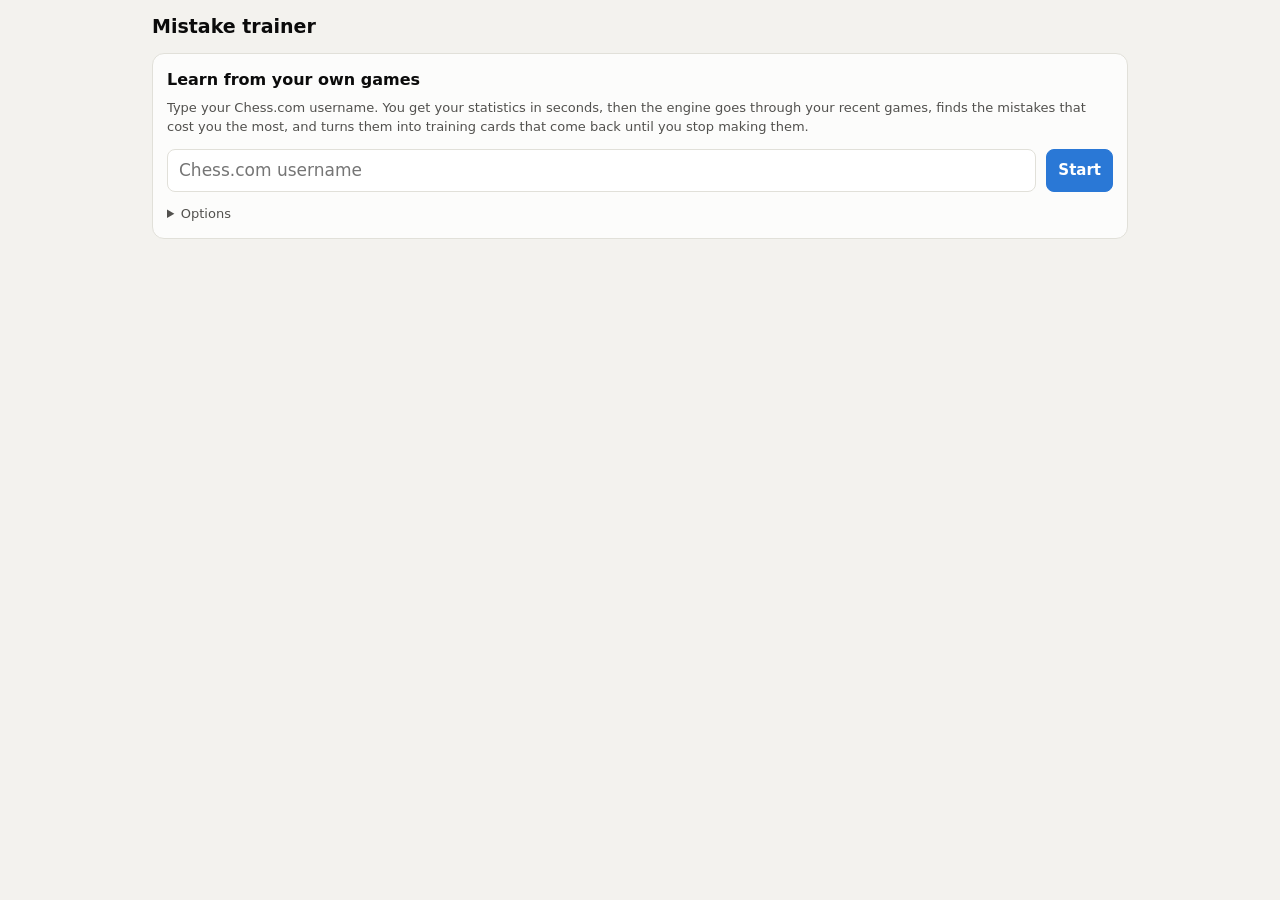
<file: chess/index.html>
<!DOCTYPE html>
<html lang="en"><head><meta charset="utf-8">
<meta name="viewport" content="width=device-width,initial-scale=1">
<meta http-equiv="Content-Security-Policy" content="default-src 'none'; script-src 'self'; worker-src 'self'; connect-src 'self' https://api.chess.com; style-src 'unsafe-inline'; img-src 'self' data:; manifest-src 'self'; base-uri 'none'; form-action 'none'">
<meta name="referrer" content="no-referrer">
<meta name="theme-color" content="#1a1a19">
<link rel="manifest" href="manifest.webmanifest">
<link rel="icon" href="icon-192.png">
<link rel="apple-touch-icon" href="apple-touch-icon.png">
<meta name="apple-mobile-web-app-capable" content="yes">
<meta name="mobile-web-app-capable" content="yes">
<meta name="apple-mobile-web-app-title" content="Mistakes">
<title>Mistake trainer — learn from your Chess.com games</title>
<!--
  Mistake trainer. Static site: index.html + app.js + vendor/ (chess.js, BSD; Stockfish via stockfish.js, GPLv3 - licences in vendor/).
  The only outside connection is Chess.com's public API, to download games. All data stays in this browser (localStorage).
-->
<script src="vendor/chess.js"></script>
<style>
:root{color-scheme:light;--bg:#f3f2ee;--card:#fcfcfb;--line:#e1e0d9;--text:#0b0b0b;--dim:#52514e;--mute:#898781;
--accent:#2a78d6;--onaccent:#fff;--good:#0ca30c;--crit:#d03b3b;--warn:#fab219;--neutral:#b9b7ae;--field:#fff;--hover:#eceae4;
--sq:min(calc((100vw - 60px)/8),58px)}
@media(prefers-color-scheme:dark){:root{color-scheme:dark;--bg:#111110;--card:#1a1a19;--line:#2c2c2a;--text:#f0efec;--dim:#c3c2b7;
--mute:#898781;--accent:#3987e5;--onaccent:#06121f;--neutral:#5a5953;--field:#111110;--hover:#262624}}
*{box-sizing:border-box}
html,body{overflow-x:hidden}
body{margin:0;background:var(--bg);color:var(--text);font:15px/1.5 system-ui,-apple-system,Segoe UI,Roboto,sans-serif}
main{max-width:1000px;margin:0 auto;padding:12px 12px 80px}
header{display:flex;flex-wrap:wrap;align-items:center;gap:8px 16px;margin-bottom:12px}
h1{font-size:19px;margin:0;flex:1 1 auto}
h2{font-size:12px;text-transform:uppercase;letter-spacing:.07em;color:var(--mute);margin:0 0 10px;font-weight:600}
h3{font-size:16px;margin:0 0 4px}
p{margin:6px 0}
.tabs{display:flex;gap:2px;background:var(--card);border:1px solid var(--line);border-radius:10px;padding:3px;overflow-x:auto;max-width:100%}
.tabs button{border:0;background:none;padding:7px 13px;border-radius:7px;color:var(--dim);white-space:nowrap}
.tabs button.on{background:var(--hover);color:var(--text);font-weight:600}
.badge{background:var(--accent);color:var(--onaccent);border-radius:99px;font-size:11px;font-weight:700;padding:1px 7px;margin-left:5px}
.card{background:var(--card);border:1px solid var(--line);border-radius:12px;padding:14px;margin-bottom:12px}
.grid2{display:grid;grid-template-columns:repeat(auto-fit,minmax(290px,1fr));gap:12px}.grid2>.card{margin:0}
.grid2{margin-bottom:12px}
input,select,button{font:inherit;color:var(--text);background:var(--field);border:1px solid var(--line);border-radius:8px;padding:8px 11px}
button{cursor:pointer;background:var(--hover)}
button.primary{background:var(--accent);border-color:var(--accent);color:var(--onaccent);font-weight:600}
button.link{background:none;border:0;color:var(--accent);padding:0}
button:disabled{opacity:.45;cursor:default}
input:focus,select:focus,button:focus-visible{outline:2px solid var(--accent);outline-offset:1px}
.start{display:flex;gap:10px;flex-wrap:wrap}.start input{flex:1 1 200px;font-size:17px}
.opts{display:flex;gap:10px;flex-wrap:wrap;margin-top:12px}
.opts label{font-size:12px;color:var(--dim);display:flex;flex-direction:column;gap:4px;flex:1 1 130px}
details summary{cursor:pointer;color:var(--dim);font-size:13px;margin-top:12px}
.dim{color:var(--dim);font-size:13px}.err{color:var(--crit)}
#prog{position:sticky;top:0;z-index:5}
.bar{height:6px;background:var(--line);border-radius:99px;overflow:hidden;margin:8px 0 4px}
.bar>i{display:block;height:100%;background:var(--accent);width:0;transition:width .25s}
.tiles{display:grid;grid-template-columns:repeat(auto-fit,minmax(104px,1fr));gap:12px 10px}
.tile b{display:block;font-size:24px;line-height:1.2;font-variant-numeric:tabular-nums}
.tile span{color:var(--dim);font-size:12px;display:block}.tile em{color:var(--mute);font-size:11px;font-style:normal;display:block}
.row{display:grid;grid-template-columns:1fr auto;gap:2px 8px;padding:4px 0;font-size:14px}
.row .c{color:var(--dim);font-variant-numeric:tabular-nums}
.row .m{grid-column:1/3;height:6px;background:var(--line);border-radius:4px}
.row .m i{display:block;height:100%;background:var(--accent);border-radius:4px;min-width:2px}
.wdl{display:flex;gap:2px;height:12px;margin:4px 0 2px}.wdl i{display:block;border-radius:3px;min-width:2px}
.wdlrow{margin-bottom:10px}.wdlrow div:first-child{display:flex;justify-content:space-between;font-size:14px}
.key{display:flex;gap:12px;font-size:12px;color:var(--dim);margin-bottom:8px}.key i{display:inline-block;width:9px;height:9px;border-radius:2px;margin-right:4px}
table{width:100%;border-collapse:collapse;font-size:14px}th{font-size:11px;color:var(--mute);text-transform:uppercase;letter-spacing:.05em;font-weight:600}
th,td{text-align:right;padding:6px 6px;border-bottom:1px solid var(--line);font-variant-numeric:tabular-nums}
th:first-child,td:first-child{text-align:left}tr:last-child td{border-bottom:0}
.scroll{overflow-x:auto}
.chart{position:relative}.chart svg{display:block;width:100%;height:auto;touch-action:pan-y}
.tipbox{position:absolute;pointer-events:none;background:var(--text);color:var(--card);font-size:12px;padding:3px 7px;border-radius:6px;
transform:translate(-50%,-130%);white-space:nowrap;display:none}
.tip{border-left:3px solid var(--warn);padding:2px 0 2px 12px;margin-bottom:18px}.tip:last-child{margin-bottom:0}
.why{border-left:3px solid var(--accent);padding:2px 0 2px 10px;margin:10px 0}
.tip .n{display:inline-block;width:22px;height:22px;border-radius:50%;background:var(--warn);color:#201800;font-weight:700;font-size:13px;
text-align:center;line-height:22px;margin-right:8px}
.check{list-style:none;padding:0;margin:0}.check li{padding:6px 0 6px 28px;position:relative}
.check li::before{content:"✓";position:absolute;left:4px;color:var(--good);font-weight:700}
.trainer{display:grid;grid-template-columns:auto minmax(0,1fr);gap:18px;align-items:start}
@media(max-width:760px){.trainer{grid-template-columns:1fr}}
.board{display:grid;grid-template-columns:repeat(8,var(--sq));grid-template-rows:repeat(8,var(--sq));border-radius:6px;overflow:hidden;
user-select:none;-webkit-user-select:none;touch-action:manipulation;width:max-content;margin:0 auto}
.s{display:flex;align-items:center;justify-content:center;font-size:calc(var(--sq)*.78);line-height:1;position:relative}
.s.l{background:#dfe5e8}.s.d{background:#7f98a6}
.s.w{color:#fff;text-shadow:0 0 2px #000,0 0 2px #000,0 1px 2px #000}.s.b{color:#15181c}
.s::after{content:"";position:absolute;inset:0;pointer-events:none}
.s.last::after{background:rgba(242,184,75,.45)}.s.bad::after{background:rgba(230,70,70,.55)}
.s.good::after{background:rgba(40,190,110,.6)}.s.sel::after{background:rgba(57,135,229,.55)}
.s.hint::after{box-shadow:inset 0 0 0 4px var(--warn)}
.s.dot::before{content:"";position:absolute;width:28%;height:28%;border-radius:50%;background:rgba(20,30,40,.4);z-index:2}
.s>span{position:relative;z-index:1;will-change:transform}.play .s{cursor:pointer}.board.play{touch-action:none}
.bwrap{position:relative;width:max-content;margin:0 auto}#arrows{position:absolute;inset:0;width:100%;height:100%;pointer-events:none}
.cap{min-height:26px;margin-top:8px;text-align:center;font-weight:600;max-width:calc(var(--sq)*8);margin-left:auto;margin-right:auto}
.side{min-height:190px}
.ctl{display:flex;gap:8px;flex-wrap:wrap;margin-top:12px}
.verdict{font-weight:600;font-size:16px;margin:10px 0 4px}
.pill{font-size:11px;padding:1px 8px;border-radius:99px;background:var(--hover);color:var(--dim);margin-right:4px;white-space:nowrap}
.item{padding:9px 4px;border-bottom:1px solid var(--line);cursor:pointer;display:flex;justify-content:space-between;gap:10px}
.item:hover{background:var(--hover)}.item small{color:var(--dim);display:block}
.leak{padding:10px 0;border-bottom:1px solid var(--line)}.leak:last-child{border:0}
a{color:var(--accent)}.hide{display:none!important}
</style></head><body><main>

<header>
  <h1>Mistake trainer</h1>
  <nav class="tabs hide" id="tabs">
    <button data-tab="over" class="on">Overview</button>
    <button data-tab="coach">Coach</button>
    <button data-tab="train">Train<span class="badge hide" id="dueBadge"></span></button>
    <button data-tab="prog2">Progress</button>
    <button data-tab="browse">Mistakes</button>
  </nav>
</header>

<section id="setup" class="card">
  <h3>Learn from your own games</h3>
  <p class="dim">Type your Chess.com username. You get your statistics in seconds, then the engine goes through your recent games,
  finds the mistakes that cost you the most, and turns them into training cards that come back until you stop making them.</p>
  <div class="start" style="margin-top:12px">
    <input id="user" placeholder="Chess.com username" autocomplete="off" autocapitalize="off" spellcheck="false">
    <button class="primary" id="go">Start</button>
  </div>
  <details><summary>Options</summary>
    <div class="opts">
      <label>Games for engine analysis<select id="count"><option>10<option selected>20<option>40<option>80</select></label>
      <label>Time control<select id="tc"><option value="all">All<option value="rapid">Rapid<option value="blitz">Blitz<option value="bullet">Bullet<option value="daily">Daily</select></label>
      <label>Analysis<select id="mode"><option value="fast">Fast<option value="normal" selected>Normal<option value="thorough">Thorough (every move at full depth)</select></label>
    </div>
  </details>
</section>

<div id="prog" class="card hide"><div id="pmsg" style="font-size:14px">Working…</div><div class="bar"><i id="fill"></i></div><div class="dim" id="psub"></div></div>
<div id="error" class="card err hide"></div>

<section id="over" class="hide"></section>
<section id="coach" class="hide"></section>
<section id="prog2" class="hide"></section>
<section id="train" class="hide">
  <div class="card">
    <div id="trainEmpty" class="hide"></div>
    <div class="trainer" id="trainer"><div><div class="bwrap"><div class="board" id="board"></div><svg id="arrows" viewBox="0 0 8 8" aria-hidden="true"></svg></div><div class="cap" id="cap" aria-live="polite"></div></div><div class="side" id="side"></div></div>
  </div>
</section>
<section id="browse" class="hide">
  <div class="card">
    <div style="display:flex;justify-content:space-between;align-items:center;gap:10px;margin-bottom:6px">
      <h2 style="margin:0" id="browseTitle"></h2><select id="browseFilter"></select>
    </div>
    <div id="list"></div>
  </div>
</section>
</main>
<script src="app.js"></script></body></html>
</file>
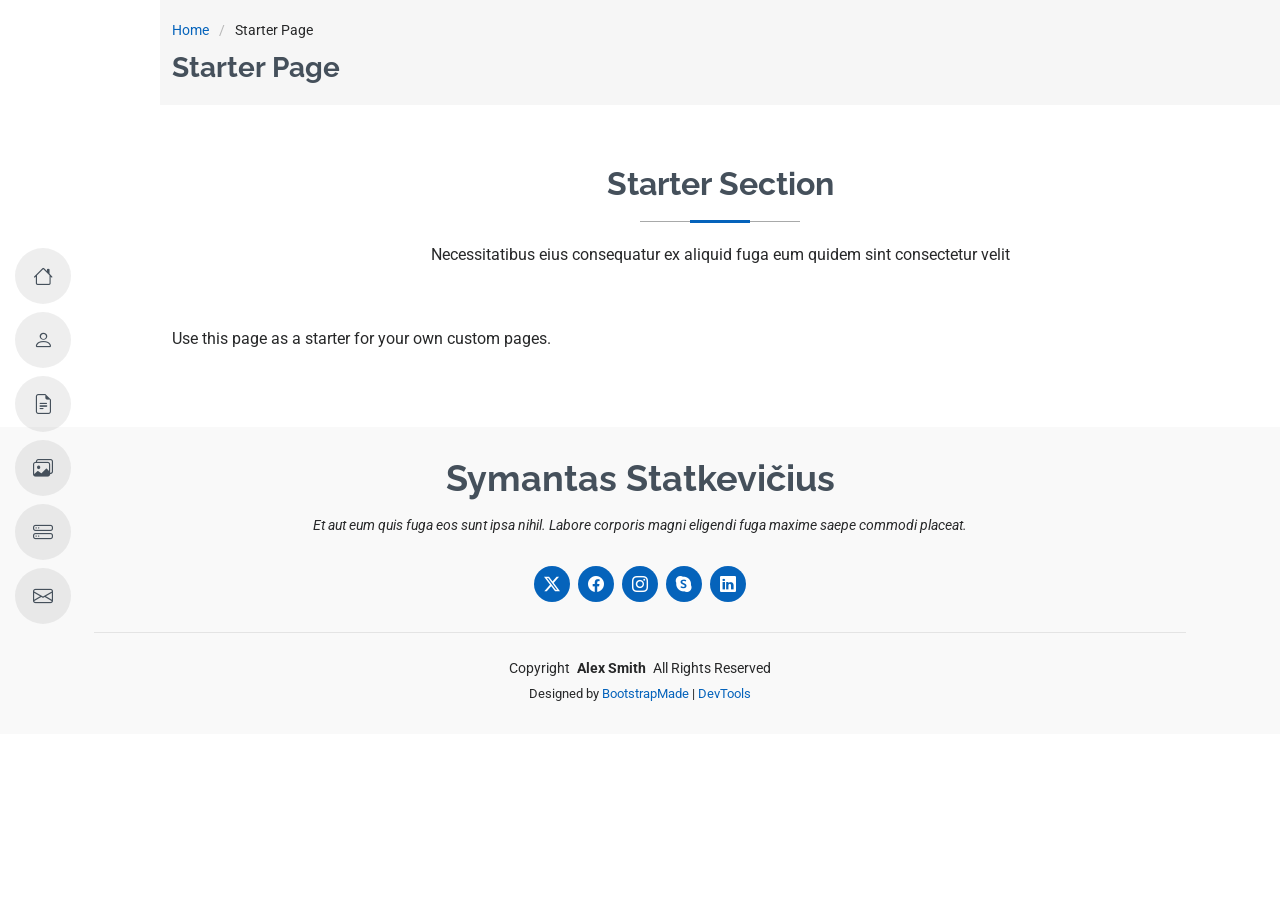
<file: starter-page.html>
<!DOCTYPE html>
<html lang="en">

<head>
  <meta charset="utf-8">
  <meta content="width=device-width, initial-scale=1.0" name="viewport">
  <title>Starter Page - MyResume Bootstrap Template</title>
  <meta content="" name="description">
  <meta content="" name="keywords">

  <!-- Favicons -->
  <link href="assets/img/favicon.png" rel="icon">
  <link href="assets/img/apple-touch-icon.png" rel="apple-touch-icon">

  <!-- Fonts -->
  <link href="https://fonts.googleapis.com" rel="preconnect">
  <link href="https://fonts.gstatic.com" rel="preconnect" crossorigin>
  <link href="https://fonts.googleapis.com/css2?family=Roboto:ital,wght@0,100;0,300;0,400;0,500;0,700;0,900;1,100;1,300;1,400;1,500;1,700;1,900&family=Poppins:ital,wght@0,100;0,200;0,300;0,400;0,500;0,600;0,700;0,800;0,900;1,100;1,200;1,300;1,400;1,500;1,600;1,700;1,800;1,900&family=Raleway:ital,wght@0,100;0,200;0,300;0,400;0,500;0,600;0,700;0,800;0,900;1,100;1,200;1,300;1,400;1,500;1,600;1,700;1,800;1,900&display=swap" rel="stylesheet">

  <!-- Vendor CSS Files -->
  <link href="assets/vendor/bootstrap/css/bootstrap.min.css" rel="stylesheet">
  <link href="assets/vendor/bootstrap-icons/bootstrap-icons.css" rel="stylesheet">
  <link href="assets/vendor/aos/aos.css" rel="stylesheet">
  <link href="assets/vendor/glightbox/css/glightbox.min.css" rel="stylesheet">
  <link href="assets/vendor/swiper/swiper-bundle.min.css" rel="stylesheet">

  <!-- Main CSS File -->
  <link href="assets/css/main.css" rel="stylesheet">

  <!-- =======================================================
  * Template Name: MyResume
  * Template URL: https://bootstrapmade.com/free-html-bootstrap-template-my-resume/
  * Updated: Jun 29 2024 with Bootstrap v5.3.3
  * Author: BootstrapMade.com
  * License: https://bootstrapmade.com/license/
  ======================================================== -->
</head>

<body class="starter-page-page">

  <header id="header" class="header d-flex flex-column justify-content-center">

    <i class="header-toggle d-xl-none bi bi-list"></i>

    <nav id="navmenu" class="navmenu">
      <ul>
        <li><a href="#hero"><i class="bi bi-house navicon"></i><span>Home</span></a></li>
        <li><a href="#about"><i class="bi bi-person navicon"></i><span>About</span></a></li>
        <li><a href="#resume"><i class="bi bi-file-earmark-text navicon"></i><span>Resume</span></a></li>
        <li><a href="#portfolio"><i class="bi bi-images navicon"></i><span>Portfolio</span></a></li>
        <li><a href="#services"><i class="bi bi-hdd-stack navicon"></i><span>Services</span></a></li>
        <li><a href="#contact"><i class="bi bi-envelope navicon"></i><span>Contact</span></a></li>
      </ul>
    </nav>

  </header>

  <main class="main">

    <!-- Page Title -->
    <div class="page-title" data-aos="fade">
      <div class="container">
        <nav class="breadcrumbs">
          <ol>
            <li><a href="index.html">Home</a></li>
            <li class="current">Starter Page</li>
          </ol>
        </nav>
        <h1>Starter Page</h1>
      </div>
    </div><!-- End Page Title -->

    <!-- Starter Section Section -->
    <section id="starter-section" class="starter-section section">

      <!-- Section Title -->
      <div class="container section-title" data-aos="fade-up">
        <h2>Starter Section</h2>
        <p>Necessitatibus eius consequatur ex aliquid fuga eum quidem sint consectetur velit</p>
      </div><!-- End Section Title -->

      <div class="container" data-aos="fade-up">
        <p>Use this page as a starter for your own custom pages.</p>
      </div>

    </section><!-- /Starter Section Section -->

  </main>

  <footer id="footer" class="footer position-relative light-background">
    <div class="container">
      <h3 class="sitename">Symantas Statkevičius</h3>
      <p>Et aut eum quis fuga eos sunt ipsa nihil. Labore corporis magni eligendi fuga maxime saepe commodi placeat.</p>
      <div class="social-links d-flex justify-content-center">
        <a href=""><i class="bi bi-twitter-x"></i></a>
        <a href=""><i class="bi bi-facebook"></i></a>
        <a href=""><i class="bi bi-instagram"></i></a>
        <a href=""><i class="bi bi-skype"></i></a>
        <a href=""><i class="bi bi-linkedin"></i></a>
      </div>
      <div class="container">
        <div class="copyright">
          <span>Copyright</span> <strong class="px-1 sitename">Alex Smith</strong> <span>All Rights Reserved</span>
        </div>
        <div class="credits">
          <!-- All the links in the footer should remain intact. -->
          <!-- You can delete the links only if you've purchased the pro version. -->
          <!-- Licensing information: https://bootstrapmade.com/license/ -->
          <!-- Purchase the pro version with working PHP/AJAX contact form: [buy-url] -->
          Designed by <a href="https://bootstrapmade.com/">BootstrapMade</a> | <a href="https://bootstrapmade.com/tools/">DevTools</a>
        </div>
      </div>
    </div>
  </footer>

  <!-- Scroll Top -->
  <a href="#" id="scroll-top" class="scroll-top d-flex align-items-center justify-content-center"><i class="bi bi-arrow-up-short"></i></a>

  <!-- Preloader -->
  <div id="preloader"></div>

  <!-- Vendor JS Files -->
  <script src="assets/vendor/bootstrap/js/bootstrap.bundle.min.js"></script>
  <script src="assets/vendor/php-email-form/validate.js"></script>
  <script src="assets/vendor/aos/aos.js"></script>
  <script src="assets/vendor/typed.js/typed.umd.js"></script>
  <script src="assets/vendor/purecounter/purecounter_vanilla.js"></script>
  <script src="assets/vendor/waypoints/noframework.waypoints.js"></script>
  <script src="assets/vendor/glightbox/js/glightbox.min.js"></script>
  <script src="assets/vendor/imagesloaded/imagesloaded.pkgd.min.js"></script>
  <script src="assets/vendor/isotope-layout/isotope.pkgd.min.js"></script>
  <script src="assets/vendor/swiper/swiper-bundle.min.js"></script>

  <!-- Main JS File -->
  <script src="assets/js/main.js"></script>

</body>

</html>
</file>
<file: assets/css/custom.css>
@import url("https://fonts.googleapis.com/css2?family=Poppins:ital,wght@0,100;0,200;0,300;0,400;0,500;0,600;0,700;0,800;0,900;1,100;1,200;1,300;1,400;1,500;1,600;1,700;1,800;1,900&family=Rubik+Storm&display=swap");

:root {
  --default-font: "Poppins", sans-serif;
  --heading-font: "Rubik Storm", sans-serif;
}

.hero h2 {
  font-size: 86px;
  color: blueviolet;
  letter-spacing: 3px;
}

.section-title h2 {
  font-size: 64px;
  color: brown;
  letter-spacing: 2px;
}

.about .content h2 {
  font-size: 42px;
  color: darkslateblue;
}

p {
  font-size: 15px;
  line-height: 1.8;
  color: #444;
}

.contact .php-email-form button[type="submit"] {
  background: #444;
  border-radius: 4px;
  box-shadow: 0 4px 10px rgba(0, 0, 0, 0.25);
}

.contact .php-email-form button[type="submit"]:hover {
  background: blueviolet;
  box-shadow: 0 8px 20px rgba(0, 0, 0, 0.35);
  transform: translateY(-2px);
}

.contact .php-email-form button[type="submit"]:active {
  transform: scale(0.95);
  box-shadow: 0 2px 5px rgba(0, 0, 0, 0.2);
}

/* ===== 3b. Nuorodos ===== */
a {
  color: darkslateblue;
  transition: color 0.3s;
}

a:hover {
  color: blueviolet;
}

/* Socialinių tinklų nuorodos po vardu */
.hero .social-links a {
  color: darkslateblue;
  font-size: 26px;
}

.hero .social-links a:hover {
  color: blueviolet;
  transform: translateY(-3px);
}

/* ===== 4a. Tarpai sekcijose (Apie, Patirtis, Atlikti darbai) ===== */
.about.section,
.resume.section,
.portfolio.section {
  padding: 100px 0;
}

/* ===== 4b. Turinio blokai ===== */
.about .content {
  background: #faf9ff;
  border: 1px solid #e3e0f5;
  border-radius: 12px;
  padding: 25px;
  box-shadow: 0 4px 12px rgba(0, 0, 0, 0.08);
}

.resume .resume-item {
  background: #faf9ff;
  border-radius: 0 12px 12px 0;
  padding: 20px;
  margin-bottom: 20px;
  box-shadow: 0 4px 12px rgba(0, 0, 0, 0.08);
}

.portfolio .portfolio-item img {
  border-radius: 12px;
  border: 2px solid #e3e0f5;
  box-shadow: 0 6px 16px rgba(0, 0, 0, 0.12);
}

/* ===== 5. Komponentas 1: „Į viršų“ mygtukas ===== */
.scroll-top {
  background-color: darkslateblue;
  border-radius: 12px;
  box-shadow: 0 6px 15px rgba(72, 61, 139, 0.4);
}

.scroll-top:hover {
  background-color: blueviolet;
}

/* ===== 5. Komponentas 2: Navigacijos meniu ===== */
.navmenu a,
.navmenu a:focus {
  background-color: #ece9fb;
  border-radius: 14px;
  box-shadow: 0 3px 8px rgba(0, 0, 0, 0.12);
}

.navmenu a:hover,
.navmenu .active,
.navmenu .active:focus,
.navmenu li:hover > a {
  background-color: darkslateblue;
}


/* ===== PAPILDOMA 1a. Numeruotas sąrašas (skaitikliai) ===== */
ol.custom-list {
    list-style: none;
    counter-reset: punktas;
    padding-left: 0;
}

ol.custom-list > li {
    counter-increment: punktas;
    position: relative;
    padding-left: 40px;
    margin-bottom: 10px;
}

ol.custom-list > li::before {
    content: counter(punktas);
    position: absolute;
    left: 0;
    top: 0;
    width: 28px;
    height: 28px;
    border-radius: 50%;
    background: darkslateblue;
    color: #fff;
    font-size: 14px;
    font-weight: 600;
    display: flex;
    align-items: center;
    justify-content: center;
}

/* ===== PAPILDOMA 1a. Nenumeruotas sąrašas (pseudo-elementai) ===== */
ul.custom-list {
    list-style: none;
    padding-left: 0;
}

ul.custom-list > li {
    position: relative;
    padding-left: 28px;
    margin-bottom: 8px;
}

ul.custom-list > li::before {
    content: "➤";
    position: absolute;
    left: 0;
    color: blueviolet;
}

/* ===== PAPILDOMA 1b. Įdėtinis sąrašas ===== */
.custom-list ul {
    list-style: none;
    margin-top: 8px;
    padding-left: 15px;
    border-left: 2px dashed #c9c2ee;
}

.custom-list ul li {
    position: relative;
    padding-left: 20px;
    font-size: 14px;
    color: #666;
}

.custom-list ul li::before {
    content: "•";
    position: absolute;
    left: 6px;
    color: brown;
}

/* ===== PAPILDOMA 2. Lentelė ===== */
.custom-table {
    width: 100%;
    border-collapse: separate;
    border-spacing: 0;
    border-radius: 12px;
    overflow: hidden;
    box-shadow: 0 4px 12px rgba(0, 0, 0, 0.08);
}

/* 2c. Vienodi vidiniai tarpai ir lygiavimas centre */
.custom-table th,
.custom-table td {
    padding: 12px 16px;
    text-align: center;
    border-bottom: 1px solid #e3e0f5;
}

/* 2a. Antraštinė eilutė */
.custom-table th {
    background: darkslateblue;
    color: #fff;
    font-weight: 600;
    text-transform: uppercase;
    letter-spacing: 1px;
}

/* 2b. Zebra + hover */
.custom-table tbody tr:nth-child(even) td {
    background: #f4f2fd;
}

.custom-table tbody tr:hover td {
    background: #e3e0f5;
}


/* =====================================================================
   10 LD: ANIMACIJOS
   ===================================================================== */

/* ===== 1. Animacija nr. 1: socialinių tinklų ikonėlių „bangelė“ =====
   4 būsenos (0%, 30%, 60%, 100%), keičiamos 2 savybės: transform ir color */
@keyframes ikonu-bangele {
    0% {
        transform: translateY(0) rotate(0deg);
        color: darkslateblue;
    }
    30% {
        transform: translateY(-8px) rotate(-12deg);
        color: blueviolet;
    }
    60% {
        transform: translateY(-3px) rotate(10deg);
        color: brown;
    }
    100% {
        transform: translateY(0) rotate(0deg);
        color: darkslateblue;
    }
}

.hero .social-links a {
    animation: ikonu-bangele 2.4s ease-in-out infinite;
}

/* Kiekviena ikonėlė pradeda šiek tiek vėliau, todėl gaunasi banga */
.hero .social-links a:nth-child(2) { animation-delay: 0.2s; }
.hero .social-links a:nth-child(3) { animation-delay: 0.4s; }
.hero .social-links a:nth-child(4) { animation-delay: 0.6s; }

/* Užvedus pelę animacija sustoja */
.hero .social-links a:hover {
    animation-play-state: paused;
}

/* ===== 1. Animacija nr. 2: profilio nuotraukos „švytėjimas“ =====
   Keičiamos savybės: box-shadow ir transform */
@keyframes nuotraukos-svytejimas {
    0%, 100% {
        box-shadow: 0 0 0 0 rgba(138, 43, 226, 0.35);
        transform: scale(1);
    }
    50% {
        box-shadow: 0 0 0 14px rgba(138, 43, 226, 0);
        transform: scale(1.02);
    }
}

.about img.img-fluid {
    border-radius: 12px;
    animation: nuotraukos-svytejimas 3s ease-in-out infinite;
}


/* ===== 2. Krovimo indikatorius „Paslaugų“ skiltyje (Pulsing Dots) ===== */
.css-loader {
    display: flex;
    justify-content: center;
    gap: 10px;
    margin-top: 10px;
}

.css-loader span {
    width: 14px;
    height: 14px;
    border-radius: 50%;
    background: darkslateblue;
    animation: tasku-pulsavimas 1.2s ease-in-out infinite;
}

.css-loader span:nth-child(2) { animation-delay: 0.2s; }
.css-loader span:nth-child(3) { animation-delay: 0.4s; }

@keyframes tasku-pulsavimas {
    0%, 80%, 100% {
        transform: scale(0.5);
        opacity: 0.3;
    }
    40% {
        transform: scale(1);
        opacity: 1;
    }
}


/* ===== 3. Animuoti pseudo-elementai skilčių antraštėms =====
   Perrašomos šablono statiškos linijos: dabar tai mūsų animuotas dizainas */

/* ::before – gradientinė linija, kuri „kvėpuoja“ (plečiasi ir siaurėja) */
.section-title h2::before {
    content: "";
    position: absolute;
    left: 0;
    right: 0;
    bottom: 1px;
    margin: auto;
    width: 160px;
    height: 2px;
    background: linear-gradient(90deg, transparent, blueviolet, transparent);
    animation: linijos-kvepavimas 3s ease-in-out infinite;
}

@keyframes linijos-kvepavimas {
    0%, 100% {
        width: 120px;
        opacity: 0.5;
    }
    50% {
        width: 220px;
        opacity: 1;
    }
}

/* ::after – mažas besisukantis rombas, slenkantis linija pirmyn ir atgal */
.section-title h2::after {
    content: "";
    position: absolute;
    left: 50%;
    bottom: -4px;
    width: 10px;
    height: 10px;
    margin: 0;
    background: darkslateblue;
    animation: rombo-slinkimas 3s ease-in-out infinite;
}

@keyframes rombo-slinkimas {
    0% {
        transform: translateX(-60px) rotate(45deg);
        background: darkslateblue;
    }
    50% {
        transform: translateX(50px) rotate(225deg);
        background: brown;
    }
    100% {
        transform: translateX(-60px) rotate(405deg);
        background: darkslateblue;
    }
}


/* =====================================================================
   10 LD PAPILDOMA
   ===================================================================== */

/* ===== P1. Animuotas gradientinis fonas „Paslaugų“ skiltyje ===== */
.services.section {
    background: linear-gradient(120deg, #f3f0ff, #e6f0ff, #fdeff4, #eefaf3);
    background-size: 300% 300%;
    animation: gradiento-judejimas 12s ease infinite;
}

@keyframes gradiento-judejimas {
    0%   { background-position: 0% 50%; }
    50%  { background-position: 100% 50%; }
    100% { background-position: 0% 50%; }
}

/* ===== P2. CSS figūros „Apie“ skiltyje (be papildomo HTML) ===== */
.about.section {
    position: relative;
}

/* Turinys virš figūrų */
.about .container {
    position: relative;
    z-index: 1;
}

/* Figūra 1: apskritimas (žiedas) – sukasi ir didėja */
.about.section::before {
    content: "";
    position: absolute;
    top: 40px;
    left: 3%;
    width: 90px;
    height: 90px;
    border-radius: 50%;
    border: 10px solid rgba(138, 43, 226, 0.25);
    border-top-color: rgba(72, 61, 139, 0.6);
    animation: figuros-sukimas 8s linear infinite;
    z-index: 0;
}

@keyframes figuros-sukimas {
    0%   { transform: rotate(0deg) scale(1); }
    50%  { transform: rotate(180deg) scale(1.25); }
    100% { transform: rotate(360deg) scale(1); }
}

/* Figūra 2: trikampis (iš kraštinių) – „plaukioja“ įvairiomis kryptimis */
.about.section::after {
    content: "";
    position: absolute;
    bottom: 40px;
    right: 4%;
    width: 0;
    height: 0;
    border-left: 40px solid transparent;
    border-right: 40px solid transparent;
    border-bottom: 70px solid rgba(165, 42, 42, 0.25);
    animation: figuros-plaukiojimas 6s ease-in-out infinite;
    z-index: 0;
}

@keyframes figuros-plaukiojimas {
    0%   { transform: translate(0, 0) rotate(0deg); }
    25%  { transform: translate(-20px, -25px) rotate(15deg); }
    50%  { transform: translate(10px, -40px) rotate(-10deg); }
    75%  { transform: translate(20px, -15px) rotate(8deg); }
    100% { transform: translate(0, 0) rotate(0deg); }
}


.contact #kontaktu-forma {
    height: auto;
}

.contact .php-email-form input[type=tel],
.contact .php-email-form input[type=number] {
    font-size: 14px;
    padding: 10px 15px;
    box-shadow: none;
    border-radius: 0;
    color: var(--default-color);
    background-color: color-mix(in srgb, var(--background-color), transparent 50%);
    border-color: color-mix(in srgb, var(--default-color), transparent 80%);
}

.contact .php-email-form input[type=tel]:focus,
.contact .php-email-form input[type=number]:focus {
    border-color: var(--accent-color);
}

.contact .php-email-form input[type=tel]::placeholder,
.contact .php-email-form input[type=number]::placeholder {
    color: color-mix(in srgb, var(--default-color), transparent 70%);
}

.vertinimo-blokas {
    background: #faf9ff;
    border: 1px solid #e3e0f5;
    border-radius: 12px;
    padding: 18px 22px;
}

.vertinimo-antraste {
    margin: 0 0 6px;
    font-weight: 600;
    color: darkslateblue;
}

.vertinimo-eilute {
    display: flex;
    justify-content: space-between;
    align-items: flex-start;
    gap: 16px;
    padding: 10px 0;
    border-bottom: 1px dashed #e3e0f5;
}

.vertinimo-eilute:last-child {
    border-bottom: 0;
}

.vertinimo-eilute label {
    margin: 0;
    padding-top: 10px;
    font-size: 14px;
}

.vertinimo-laukas {
    width: 140px;
    flex-shrink: 0;
}

@media (max-width: 576px) {
    .vertinimo-eilute {
        flex-direction: column;
        gap: 6px;
    }

    .vertinimo-laukas {
        width: 100%;
    }
}

.contact .php-email-form .form-control.is-invalid,
.contact .php-email-form .form-control.is-invalid:focus {
    border-color: #dc3545;
    background-image: none;
    padding-right: 15px;
}

.contact .php-email-form .form-control.is-invalid:focus {
    box-shadow: 0 0 0 3px rgba(220, 53, 69, 0.15);
}

.contact .php-email-form .form-control.is-valid,
.contact .php-email-form .form-control.is-valid:focus {
    border-color: #198754;
    background-image: none;
    padding-right: 15px;
}

.contact .php-email-form .invalid-feedback {
    font-size: 13px;
    text-align: left;
}

.formos-mygtukai {
    display: flex;
    justify-content: center;
    flex-wrap: wrap;
    gap: 12px;
}

.contact .php-email-form button[type="submit"]:disabled,
.contact .php-email-form button[type="submit"]:disabled:hover {
    background: #b9b6c9;
    box-shadow: none;
    transform: none;
    cursor: not-allowed;
}

.contact .php-email-form #isvalytiMygtukas {
    background: transparent;
    color: #444;
    border: 2px solid #444;
    padding: 8px 28px;
    border-radius: 4px;
    transition: 0.3s;
}

.contact .php-email-form #isvalytiMygtukas:hover {
    color: blueviolet;
    border-color: blueviolet;
    transform: translateY(-2px);
}

.contact .php-email-form #isvalytiMygtukas:active {
    transform: scale(0.95);
}

.formos-rezultatas {
    margin-top: 30px;
    background: #faf9ff;
    border: 1px solid #e3e0f5;
    border-left: 4px solid darkslateblue;
    border-radius: 12px;
    padding: 20px 25px;
    box-shadow: 0 4px 12px rgba(0, 0, 0, 0.08);
}

.formos-rezultatas h4 {
    margin-bottom: 12px;
    color: darkslateblue;
}

.formos-rezultatas p {
    margin: 4px 0;
}

.formos-rezultatas .vidurkis {
    margin-top: 14px;
    padding-top: 12px;
    border-top: 1px dashed #c9c2ee;
    font-size: 17px;
    font-weight: 600;
    color: darkslateblue;
}

.pazanga.section {
    background: #f6f4fe;
}

.pazanga h3,
.pazanga h4,
.pazanga h5 {
    font-family: var(--default-font);
}

.kp-profilis {
    height: 100%;
    background: #fff;
    border: 1px solid #e3e0f5;
    border-radius: 16px;
    padding: 28px 24px;
    text-align: center;
    box-shadow: 0 4px 12px rgba(0, 0, 0, 0.08);
}

.kp-ikonele {
    display: block;
    width: 150px;
    height: auto;
    margin: 0 auto 14px;
    filter: drop-shadow(0 6px 12px rgba(72, 61, 139, 0.25));
}

.kp-lygio-pokytis {
    animation: kp-ikoneles-suolis 0.6s ease;
}

@keyframes kp-ikoneles-suolis {
    0%   { transform: scale(1); }
    40%  { transform: scale(1.15) rotate(-4deg); }
    70%  { transform: scale(0.95) rotate(3deg); }
    100% { transform: scale(1); }
}

.kp-lygis {
    display: inline-block;
    background: darkslateblue;
    color: #fff;
    font-size: 13px;
    font-weight: 600;
    letter-spacing: 1px;
    text-transform: uppercase;
    padding: 4px 14px;
    border-radius: 20px;
}

.kp-rangas {
    margin: 10px 0 4px;
    font-size: 26px;
    font-weight: 700;
    color: darkslateblue;
}

.kp-xp {
    margin-bottom: 14px;
    font-size: 20px;
    font-weight: 600;
    color: blueviolet;
}

.kp-xp small {
    font-size: 13px;
    font-weight: 400;
    color: #888;
}

.kp-progreso-juosta {
    height: 14px;
    background: #ece9fb;
    border-radius: 10px;
    overflow: hidden;
}

.kp-progreso-uzpildas {
    width: 0;
    height: 100%;
    background: linear-gradient(90deg, darkslateblue, blueviolet);
    border-radius: 10px;
    transition: width 0.6s ease;
}

.kp-progreso-tekstas {
    margin: 8px 0 0;
    font-size: 13px;
    color: #666;
}

.kp-statistika {
    display: grid;
    grid-template-columns: repeat(3, 1fr);
    gap: 14px;
}

.kp-stat {
    background: #fff;
    border: 1px solid #e3e0f5;
    border-radius: 14px;
    padding: 16px 10px;
    text-align: center;
    box-shadow: 0 4px 12px rgba(0, 0, 0, 0.06);
}

.kp-stat-skaicius {
    display: block;
    font-size: 30px;
    font-weight: 700;
    color: darkslateblue;
    line-height: 1.2;
}

.kp-stat small {
    font-size: 13px;
    color: #777;
}

.kp-poantraste {
    margin: 26px 0 12px;
    font-size: 18px;
    font-weight: 600;
    color: darkslateblue;
}

.kp-pasiekimai {
    display: grid;
    grid-template-columns: repeat(3, 1fr);
    gap: 14px;
}

.kp-pasiekimas {
    display: flex;
    align-items: center;
    gap: 12px;
    padding: 14px;
    background: #f1f0f4;
    border: 2px dashed #c9c6d6;
    border-radius: 14px;
    opacity: 0.6;
    filter: grayscale(1);
    transition: all 0.4s ease;
}

.kp-pasiekimas strong {
    display: block;
    font-size: 14px;
    color: #333;
}

.kp-pasiekimas small {
    display: block;
    font-size: 12px;
    color: #777;
}

.kp-pasiekimo-ikona {
    flex-shrink: 0;
    width: 44px;
    height: 44px;
    display: flex;
    align-items: center;
    justify-content: center;
    border-radius: 50%;
    background: #ddd;
    color: #777;
    font-size: 20px;
}

.kp-pasiekimo-busena {
    display: inline-block;
    margin-top: 4px;
    font-size: 11px;
    font-weight: 600;
    text-transform: uppercase;
    letter-spacing: 0.5px;
    color: #999;
}

.kp-pasiekimas.atrakinta {
    background: #fffaf0;
    border: 2px solid #f0b429;
    opacity: 1;
    filter: none;
    box-shadow: 0 6px 16px rgba(240, 180, 41, 0.25);
}

.kp-pasiekimas.atrakinta .kp-pasiekimo-ikona {
    background: linear-gradient(135deg, #f7c948, #e8890c);
    color: #fff;
}

.kp-pasiekimas.atrakinta .kp-pasiekimo-busena {
    color: #c77d00;
}

.kp-lenta {
    margin-top: 30px;
}

.kp-stulpelis {
    height: 100%;
    background: #fff;
    border: 1px solid #e3e0f5;
    border-top: 4px solid #9a96b0;
    border-radius: 14px;
    padding: 16px;
    box-shadow: 0 4px 12px rgba(0, 0, 0, 0.06);
}

.kp-stulpelis[data-busena="Mokomasi"] { border-top-color: blueviolet; }
.kp-stulpelis[data-busena="Atlikta"]  { border-top-color: #198754; }

.kp-stulpelio-antraste {
    display: flex;
    justify-content: space-between;
    align-items: center;
    margin-bottom: 14px;
}

.kp-stulpelio-antraste h4 {
    margin: 0;
    font-size: 17px;
    font-weight: 600;
    color: darkslateblue;
}

.kp-kiekis {
    min-width: 28px;
    padding: 2px 8px;
    text-align: center;
    font-size: 13px;
    font-weight: 600;
    color: darkslateblue;
    background: #ece9fb;
    border-radius: 12px;
}

.kp-korteles {
    display: flex;
    flex-direction: column;
    gap: 10px;
    min-height: 60px;
}

.kp-tuscia {
    margin: 0;
    padding: 16px;
    text-align: center;
    font-size: 13px;
    color: #aaa;
    border: 2px dashed #e3e0f5;
    border-radius: 10px;
}

.kp-kortele {
    background: #faf9ff;
    border: 1px solid #e3e0f5;
    border-left: 4px solid #9a96b0;
    border-radius: 10px;
    padding: 12px 14px;
    transition: transform 0.2s, box-shadow 0.2s;
}

.kp-kortele:hover {
    transform: translateY(-2px);
    box-shadow: 0 6px 14px rgba(72, 61, 139, 0.15);
}

.kp-kortele[data-busena="Mokomasi"] { border-left-color: blueviolet; }
.kp-kortele[data-busena="Atlikta"]  { border-left-color: #198754; }

.kp-kortele-virsus {
    display: flex;
    justify-content: space-between;
    align-items: flex-start;
    gap: 10px;
    margin-bottom: 10px;
}

.kp-kortele h5 {
    margin: 0;
    font-size: 15px;
    font-weight: 600;
    color: #333;
}

.kp-kortele-xp {
    flex-shrink: 0;
    padding: 2px 10px;
    font-size: 12px;
    font-weight: 700;
    color: #fff;
    background: darkslateblue;
    border-radius: 12px;
}

.kp-kortele[data-busena="Atlikta"] .kp-kortele-xp {
    background: #198754;
}

.kp-busenos-pasirinkimas {
    width: 100%;
    padding: 6px 10px;
    font-size: 13px;
    color: #444;
    background: #fff;
    border: 1px solid #d6d2ee;
    border-radius: 8px;
    cursor: pointer;
}

.kp-busenos-pasirinkimas:focus {
    outline: none;
    border-color: blueviolet;
    box-shadow: 0 0 0 3px rgba(138, 43, 226, 0.15);
}

.kp-perkelta {
    animation: kp-korteles-atsiradimas 0.7s ease;
}

@keyframes kp-korteles-atsiradimas {
    0%   { transform: scale(0.9); opacity: 0; box-shadow: 0 0 0 0 rgba(138, 43, 226, 0.5); }
    60%  { transform: scale(1.03); opacity: 1; box-shadow: 0 0 0 8px rgba(138, 43, 226, 0); }
    100% { transform: scale(1); }
}

.kp-atstatyti {
    margin-top: 26px;
    padding: 8px 22px;
    font-size: 14px;
    color: darkslateblue;
    background: transparent;
    border: 2px solid darkslateblue;
    border-radius: 20px;
    transition: 0.3s;
}

.kp-atstatyti:hover {
    color: #fff;
    background: darkslateblue;
}

@media (max-width: 768px) {
    .kp-pasiekimai {
        grid-template-columns: 1fr;
    }

    .kp-stat-skaicius {
        font-size: 24px;
    }
}
</file>
<file: assets/css/main.css>
/**
* Template Name: MyResume
* Template URL: https://bootstrapmade.com/free-html-bootstrap-template-my-resume/
* Updated: Jun 29 2024 with Bootstrap v5.3.3
* Author: BootstrapMade.com
* License: https://bootstrapmade.com/license/
*/

/*--------------------------------------------------------------
# Font & Color Variables
# Help: https://bootstrapmade.com/color-system/
--------------------------------------------------------------*/
/* Fonts */
:root {
  --default-font: "Roboto",  system-ui, -apple-system, "Segoe UI", Roboto, "Helvetica Neue", Arial, "Noto Sans", "Liberation Sans", sans-serif, "Apple Color Emoji", "Segoe UI Emoji", "Segoe UI Symbol", "Noto Color Emoji";
  --heading-font: "Raleway",  sans-serif;
  --nav-font: "Poppins",  sans-serif;
}

/* Global Colors - The following color variables are used throughout the website. Updating them here will change the color scheme of the entire website */
:root { 
  --background-color: #ffffff; /* Background color for the entire website, including individual sections */
  --default-color: #272829; /* Default color used for the majority of the text content across the entire website */
  --heading-color: #45505b; /* Color for headings, subheadings and title throughout the website */
  --accent-color: #0563bb; /* Accent color that represents your brand on the website. It's used for buttons, links, and other elements that need to stand out */
  --surface-color: #ffffff; /* The surface color is used as a background of boxed elements within sections, such as cards, icon boxes, or other elements that require a visual separation from the global background. */
  --contrast-color: #ffffff; /* Contrast color for text, ensuring readability against backgrounds of accent, heading, or default colors. */
}

/* Nav Menu Colors - The following color variables are used specifically for the navigation menu. They are separate from the global colors to allow for more customization options */
:root {
  --nav-color: #45505b;  /* The default color of the main navmenu links */
  --nav-hover-color: #0563bb; /* Applied to main navmenu links when they are hovered over or active */
  --nav-mobile-background-color: #ffffff; /* Used as the background color for mobile navigation menu */
  --nav-dropdown-background-color: #ffffff; /* Used as the background color for dropdown items that appear when hovering over primary navigation items */
  --nav-dropdown-color: #212529; /* Used for navigation links of the dropdown items in the navigation menu. */
  --nav-dropdown-hover-color: #0563bb; /* Similar to --nav-hover-color, this color is applied to dropdown navigation links when they are hovered over. */
}

/* Color Presets - These classes override global colors when applied to any section or element, providing reuse of the sam color scheme. */

.light-background {
  --background-color: #f9f9f9;
  --surface-color: #ffffff;
}

.dark-background {
  --background-color: #060606;
  --default-color: #ffffff;
  --heading-color: #ffffff;
  --surface-color: #252525;
  --contrast-color: #ffffff;
}

/* Smooth scroll */
:root {
  scroll-behavior: smooth;
}

/*--------------------------------------------------------------
# General Styling & Shared Classes
--------------------------------------------------------------*/
body {
  color: var(--default-color);
  background-color: var(--background-color);
  font-family: var(--default-font);
}

a {
  color: var(--accent-color);
  text-decoration: none;
  transition: 0.3s;
}

a:hover {
  color: color-mix(in srgb, var(--accent-color), transparent 25%);
  text-decoration: none;
}

h1,
h2,
h3,
h4,
h5,
h6 {
  color: var(--heading-color);
  font-family: var(--heading-font);
}

/* PHP Email Form Messages
------------------------------*/
.php-email-form .error-message {
  display: none;
  background: #df1529;
  color: #ffffff;
  text-align: left;
  padding: 15px;
  margin-bottom: 24px;
  font-weight: 600;
}

.php-email-form .sent-message {
  display: none;
  color: #ffffff;
  background: #059652;
  text-align: center;
  padding: 15px;
  margin-bottom: 24px;
  font-weight: 600;
}

.php-email-form .loading {
  display: none;
  background: var(--surface-color);
  text-align: center;
  padding: 15px;
  margin-bottom: 24px;
}

.php-email-form .loading:before {
  content: "";
  display: inline-block;
  border-radius: 50%;
  width: 24px;
  height: 24px;
  margin: 0 10px -6px 0;
  border: 3px solid var(--accent-color);
  border-top-color: var(--surface-color);
  animation: php-email-form-loading 1s linear infinite;
}

@keyframes php-email-form-loading {
  0% {
    transform: rotate(0deg);
  }

  100% {
    transform: rotate(360deg);
  }
}

/*--------------------------------------------------------------
# Global Header
--------------------------------------------------------------*/
.header {
  color: var(--default-color);
  position: fixed;
  top: 0;
  left: 0;
  bottom: 0;
  padding: 0 15px;
  transition: all ease-in-out 0.3s;
  overflow-y: auto;
  z-index: 997;
  min-width: 200px;
}

@media (max-width: 1199px) {
  .header {
    background-color: var(--background-color);
    border-right: 1px solid color-mix(in srgb, var(--default-color), transparent 90%);
    width: 300px;
    left: -100%;
  }
}

@media (min-width: 1200px) and (max-width: 1600px) {
  .header~main {
    margin-left: 160px;
  }

  .header~main .hero {
    margin-left: -160px;
    width: 100vw;
  }
}

.header.header-show {
  left: 0;
}

.header .header-toggle {
  color: var(--contrast-color);
  background-color: var(--accent-color);
  font-size: 22px;
  display: flex;
  align-items: center;
  justify-content: center;
  width: 40px;
  height: 40px;
  border-radius: 50%;
  cursor: pointer;
  position: fixed;
  top: 15px;
  right: 15px;
  z-index: 9999;
  transition: background-color 0.3s;
}

.header .header-toggle:hover {
  color: var(--contrast-color);
  background-color: color-mix(in srgb, var(--accent-color) 90%, white 15%);
}

/*--------------------------------------------------------------
# Navigation Menu
--------------------------------------------------------------*/
.navmenu {
  padding: 0;
  z-index: 9997;
}

.navmenu ul {
  list-style: none;
  padding: 0 0 20px 0;
  margin: 0;
  width: 140px;
}

.navmenu a,
.navmenu a:focus {
  color: var(--nav-color);
  font-family: var(--nav-font);
  display: flex;
  align-items: center;
  padding: 10px 18px;
  margin-bottom: 8px;
  font-size: 15px;
  border-radius: 50px;
  background: color-mix(in srgb, var(--default-color), transparent 92%);
  height: 56px;
  width: 100%;
  overflow: hidden;
  transition: 0.3s;
}

.navmenu a i,
.navmenu a:focus i {
  font-size: 20px;
}

.navmenu a span,
.navmenu a:focus span {
  padding: 0 5px 0 7px;
}

@media (min-width: 992px) {

  .navmenu a,
  .navmenu a:focus {
    max-width: 56px;
  }

  .navmenu a span,
  .navmenu a:focus span {
    display: none;
  }
}

.navmenu a:hover,
.navmenu .active,
.navmenu .active:focus,
.navmenu li:hover>a {
  color: var(--contrast-color);
  background: var(--nav-hover-color);
}

.navmenu a:hover,
.navmenu li:hover>a {
  max-width: 100%;
  color: var(--contrast-color);
}

.navmenu a:hover span,
.navmenu li:hover>a span {
  display: block;
}

/*--------------------------------------------------------------
# Global Footer
--------------------------------------------------------------*/
.footer {
  color: var(--default-color);
  background-color: var(--background-color);
  font-size: 14px;
  text-align: center;
  padding: 30px 0;
  position: relative;
}

.footer h3 {
  font-size: 36px;
  font-weight: 700;
  position: relative;
  padding: 0;
  margin: 0 0 15px 0;
}

.footer p {
  font-size: 15;
  font-style: italic;
  padding: 0;
  margin: 0 0 30px 0;
}

.footer .social-links {
  margin: 0 0 30px 0;
}

.footer .social-links a {
  font-size: 16px;
  display: flex;
  align-items: center;
  justify-content: center;
  background: var(--accent-color);
  color: var(--contrast-color);
  line-height: 1;
  margin: 0 4px;
  border-radius: 50%;
  text-align: center;
  width: 36px;
  height: 36px;
  transition: 0.3s;
}

.footer .social-links a:hover {
  background: color-mix(in srgb, var(--accent-color), transparent 20%);
  text-decoration: none;
}

.footer .copyright {
  padding-top: 25px;
  border-top: 1px solid color-mix(in srgb, var(--default-color), transparent 90%);
}

.footer .credits {
  font-size: 13px;
  padding-top: 5px;
}

/*--------------------------------------------------------------
# Preloader
--------------------------------------------------------------*/
#preloader {
  position: fixed;
  inset: 0;
  z-index: 999999;
  overflow: hidden;
  background: var(--background-color);
  transition: all 0.6s ease-out;
}

#preloader:before {
  content: "";
  position: fixed;
  top: calc(50% - 30px);
  left: calc(50% - 30px);
  border: 6px solid #ffffff;
  border-color: var(--accent-color) transparent var(--accent-color) transparent;
  border-radius: 50%;
  width: 60px;
  height: 60px;
  animation: animate-preloader 1.5s linear infinite;
}

@keyframes animate-preloader {
  0% {
    transform: rotate(0deg);
  }

  100% {
    transform: rotate(360deg);
  }
}

/*--------------------------------------------------------------
# Scroll Top Button
--------------------------------------------------------------*/
.scroll-top {
  position: fixed;
  visibility: hidden;
  opacity: 0;
  right: 15px;
  bottom: -15px;
  z-index: 99999;
  background-color: var(--accent-color);
  width: 44px;
  height: 44px;
  border-radius: 50px;
  transition: all 0.4s;
}

.scroll-top i {
  font-size: 24px;
  color: var(--contrast-color);
  line-height: 0;
}

.scroll-top:hover {
  background-color: color-mix(in srgb, var(--accent-color), transparent 20%);
  color: var(--contrast-color);
}

.scroll-top.active {
  visibility: visible;
  opacity: 1;
  bottom: 15px;
}

/*--------------------------------------------------------------
# Disable aos animation delay on mobile devices
--------------------------------------------------------------*/
@media screen and (max-width: 768px) {
  [data-aos-delay] {
    transition-delay: 0 !important;
  }
}

/*--------------------------------------------------------------
# Global Page Titles & Breadcrumbs
--------------------------------------------------------------*/
.page-title {
  --background-color: color-mix(in srgb, var(--default-color), transparent 96%);
  color: var(--default-color);
  background-color: var(--background-color);
  padding: 20px 0;
  position: relative;
}

.page-title h1 {
  font-size: 28px;
  font-weight: 700;
  margin: 0;
}

.page-title .breadcrumbs ol {
  display: flex;
  flex-wrap: wrap;
  list-style: none;
  padding: 0 0 10px 0;
  margin: 0;
  font-size: 14px;
  font-weight: 400;
}

.page-title .breadcrumbs ol li+li {
  padding-left: 10px;
}

.page-title .breadcrumbs ol li+li::before {
  content: "/";
  display: inline-block;
  padding-right: 10px;
  color: color-mix(in srgb, var(--default-color), transparent 70%);
}

/*--------------------------------------------------------------
# Global Sections
--------------------------------------------------------------*/
section,
.section {
  color: var(--default-color);
  background-color: var(--background-color);
  padding: 60px 0;
  overflow: clip;
}

/*--------------------------------------------------------------
# Global Section Titles
--------------------------------------------------------------*/
.section-title {
  text-align: center;
  padding-bottom: 60px;
  position: relative;
}

.section-title h2 {
  font-size: 32px;
  font-weight: 700;
  margin-bottom: 20px;
  padding-bottom: 20px;
  position: relative;
}

.section-title h2:before {
  content: "";
  position: absolute;
  display: block;
  width: 160px;
  height: 1px;
  background: color-mix(in srgb, var(--default-color), transparent 60%);
  left: 0;
  right: 0;
  bottom: 1px;
  margin: auto;
}

.section-title h2::after {
  content: "";
  position: absolute;
  display: block;
  width: 60px;
  height: 3px;
  background: var(--accent-color);
  left: 0;
  right: 0;
  bottom: 0;
  margin: auto;
}

.section-title p {
  margin-bottom: 0;
}

/*--------------------------------------------------------------
# Hero Section
--------------------------------------------------------------*/
.hero {
  width: 100%;
  min-height: 100vh;
  position: relative;
  padding: 80px 0;
  display: flex;
  align-items: center;
  justify-content: center;
}

.hero img {
  position: absolute;
  inset: 0;
  display: block;
  width: 100%;
  height: 100%;
  object-fit: cover;
  z-index: 1;
}

.hero:before {
  content: "";
  background: color-mix(in srgb, var(--background-color), transparent 30%);
  position: absolute;
  inset: 0;
  z-index: 2;
}

.hero .container {
  position: relative;
  z-index: 3;
}

.hero h2 {
  margin: 0;
  font-size: 64px;
  font-weight: 700;
}

.hero p {
  margin: 5px 0 0 0;
  font-size: 26px;
}

.hero p span {
  letter-spacing: 1px;
  border-bottom: 2px solid var(--accent-color);
}

.hero .social-links {
  margin-top: 25px;
}

.hero .social-links a {
  font-size: 20px;
  display: inline-block;
  color: color-mix(in srgb, var(--default-color), transparent 30%);
  line-height: 1;
  margin-right: 20px;
  transition: 0.3s;
}

.hero .social-links a:hover {
  color: var(--accent-color);
}

@media (max-width: 768px) {
  .hero h2 {
    font-size: 32px;
  }

  .hero p {
    font-size: 20px;
  }
}

/*--------------------------------------------------------------
# About Section
--------------------------------------------------------------*/
.about .content h2 {
  font-weight: 700;
  font-size: 24px;
}

.about .content ul {
  list-style: none;
  padding: 0;
}

.about .content ul li {
  margin-bottom: 20px;
  display: flex;
  align-items: center;
}

.about .content ul strong {
  margin-right: 10px;
}

.about .content ul i {
  font-size: 16px;
  margin-right: 5px;
  color: var(--accent-color);
  line-height: 0;
}

/*--------------------------------------------------------------
# Stats Section
--------------------------------------------------------------*/
.stats i {
  background-color: var(--accent-color);
  color: var(--contrast-color);
  width: 54px;
  height: 54px;
  font-size: 24px;
  border-radius: 50px;
  display: inline-flex;
  align-items: center;
  justify-content: center;
  position: relative;
  z-index: 1;
}

.stats .stats-item {
  margin-top: 10px;
  width: 100%;
  position: relative;
  text-align: center;
  z-index: 0;
}

.stats .stats-item span {
  font-size: 36px;
  display: block;
  font-weight: 700;
  color: color-mix(in srgb, var(--default-color), transparent 20%);
}

.stats .stats-item p {
  padding: 0;
  margin: 0;
  color: color-mix(in srgb, var(--default-color), transparent 50%);
  font-size: 16px;
}

/*--------------------------------------------------------------
# Skills Section
--------------------------------------------------------------*/
.skills .progress {
  height: 60px;
  display: block;
  background: none;
  border-radius: 0;
}

.skills .progress .skill {
  color: var(--heading-color);
  padding: 0;
  margin: 0 0 6px 0;
  text-transform: uppercase;
  display: block;
  font-weight: 600;
  font-family: var(--heading-font);
}

.skills .progress .skill .val {
  float: right;
  font-style: normal;
}

.skills .progress-bar-wrap {
  background: color-mix(in srgb, var(--default-color), transparent 90%);
  height: 10px;
}

.skills .progress-bar {
  width: 1px;
  height: 10px;
  transition: 0.9s;
  background-color: var(--accent-color);
}

/*--------------------------------------------------------------
# Resume Section
--------------------------------------------------------------*/
.resume .resume-title {
  color: var(--heading-color);
  font-size: 26px;
  font-weight: 700;
  margin-top: 20px;
  margin-bottom: 20px;
}

.resume .resume-item {
  padding: 0 0 20px 20px;
  margin-top: -2px;
  border-left: 2px solid var(--accent-color);
  position: relative;
}

.resume .resume-item h4 {
  line-height: 18px;
  font-size: 18px;
  font-weight: 600;
  text-transform: uppercase;
  color: color-mix(in srgb, var(--default-color), transparent 20%);
  margin-bottom: 10px;
}

.resume .resume-item h5 {
  font-size: 16px;
  padding: 5px 15px;
  display: inline-block;
  font-weight: 600;
  margin-bottom: 10px;
}

.resume .resume-item ul {
  padding-left: 20px;
}

.resume .resume-item ul li {
  padding-bottom: 10px;
}

.resume .resume-item:last-child {
  padding-bottom: 0;
}

.resume .resume-item::before {
  content: "";
  position: absolute;
  width: 16px;
  height: 16px;
  border-radius: 50px;
  left: -9px;
  top: 0;
  background: var(--background-color);
  border: 2px solid var(--accent-color);
}

/*--------------------------------------------------------------
# Portfolio Section
--------------------------------------------------------------*/
.portfolio .portfolio-filters {
  padding: 0;
  margin: 0 auto 20px auto;
  list-style: none;
  text-align: center;
}

.portfolio .portfolio-filters li {
  cursor: pointer;
  display: inline-block;
  padding: 8px 20px 10px 20px;
  margin: 0;
  font-size: 15px;
  font-weight: 500;
  line-height: 1;
  margin-bottom: 5px;
  border-radius: 50px;
  transition: all 0.3s ease-in-out;
  font-family: var(--heading-font);
}

.portfolio .portfolio-filters li:hover,
.portfolio .portfolio-filters li.filter-active {
  color: var(--contrast-color);
  background-color: var(--accent-color);
}

.portfolio .portfolio-filters li:first-child {
  margin-left: 0;
}

.portfolio .portfolio-filters li:last-child {
  margin-right: 0;
}

@media (max-width: 575px) {
  .portfolio .portfolio-filters li {
    font-size: 14px;
    margin: 0 0 10px 0;
  }
}

.portfolio .portfolio-item {
  position: relative;
  overflow: hidden;
}

.portfolio .portfolio-item .portfolio-info {
  opacity: 0;
  position: absolute;
  left: 12px;
  right: 12px;
  bottom: -100%;
  z-index: 3;
  transition: all ease-in-out 0.5s;
  background: color-mix(in srgb, var(--background-color), transparent 10%);
  padding: 15px;
}

.portfolio .portfolio-item .portfolio-info h4 {
  font-size: 18px;
  font-weight: 600;
  padding-right: 50px;
}

.portfolio .portfolio-item .portfolio-info p {
  color: color-mix(in srgb, var(--default-color), transparent 30%);
  font-size: 14px;
  margin-bottom: 0;
  padding-right: 50px;
}

.portfolio .portfolio-item .portfolio-info .preview-link,
.portfolio .portfolio-item .portfolio-info .details-link {
  position: absolute;
  right: 50px;
  font-size: 24px;
  top: calc(50% - 14px);
  color: color-mix(in srgb, var(--default-color), transparent 30%);
  transition: 0.3s;
  line-height: 0;
}

.portfolio .portfolio-item .portfolio-info .preview-link:hover,
.portfolio .portfolio-item .portfolio-info .details-link:hover {
  color: var(--accent-color);
}

.portfolio .portfolio-item .portfolio-info .details-link {
  right: 14px;
  font-size: 28px;
}

.portfolio .portfolio-item:hover .portfolio-info {
  opacity: 1;
  bottom: 0;
}

/*--------------------------------------------------------------
# Services Section
--------------------------------------------------------------*/
.services .service-item {
  background-color: var(--surface-color);
  box-shadow: 0px 5px 90px 0px rgba(0, 0, 0, 0.1);
  height: 100%;
  padding: 60px 30px;
  text-align: center;
  transition: 0.3s;
  border-radius: 5px;
}

.services .service-item .icon {
  margin: 0 auto;
  width: 100px;
  height: 100px;
  display: flex;
  align-items: center;
  justify-content: center;
  transition: ease-in-out 0.3s;
  position: relative;
}

.services .service-item .icon i {
  font-size: 36px;
  transition: 0.5s;
  position: relative;
}

.services .service-item .icon svg {
  position: absolute;
  top: 0;
  left: 0;
}

.services .service-item .icon svg path {
  transition: 0.5s;
  fill: color-mix(in srgb, var(--default-color), transparent 95%);
}

.services .service-item h3 {
  font-weight: 700;
  margin: 10px 0 15px 0;
  font-size: 22px;
}

.services .service-item p {
  line-height: 24px;
  font-size: 14px;
  margin-bottom: 0;
}

.services .service-item:hover {
  box-shadow: 0px 5px 35px 0px rgba(0, 0, 0, 0.1);
}

.services .service-item.item-cyan i {
  color: #0dcaf0;
}

.services .service-item.item-cyan:hover .icon i {
  color: #fff;
}

.services .service-item.item-cyan:hover .icon path {
  fill: #0dcaf0;
}

.services .service-item.item-orange i {
  color: #fd7e14;
}

.services .service-item.item-orange:hover .icon i {
  color: #fff;
}

.services .service-item.item-orange:hover .icon path {
  fill: #fd7e14;
}

.services .service-item.item-teal i {
  color: #20c997;
}

.services .service-item.item-teal:hover .icon i {
  color: #fff;
}

.services .service-item.item-teal:hover .icon path {
  fill: #20c997;
}

.services .service-item.item-red i {
  color: #df1529;
}

.services .service-item.item-red:hover .icon i {
  color: #fff;
}

.services .service-item.item-red:hover .icon path {
  fill: #df1529;
}

.services .service-item.item-indigo i {
  color: #6610f2;
}

.services .service-item.item-indigo:hover .icon i {
  color: #fff;
}

.services .service-item.item-indigo:hover .icon path {
  fill: #6610f2;
}

.services .service-item.item-pink i {
  color: #f3268c;
}

.services .service-item.item-pink:hover .icon i {
  color: #fff;
}

.services .service-item.item-pink:hover .icon path {
  fill: #f3268c;
}

/*--------------------------------------------------------------
# Testimonials Section
--------------------------------------------------------------*/
.testimonials .testimonials-carousel,
.testimonials .testimonials-slider {
  overflow: hidden;
}

.testimonials .testimonial-item .testimonial-content {
  border-left: 3px solid var(--accent-color);
  padding-left: 30px;
}

.testimonials .testimonial-item .testimonial-img {
  border-radius: 50%;
  border: 4px solid var(--background-color);
  margin: 0 auto;
}

.testimonials .testimonial-item h3 {
  font-size: 20px;
  font-weight: bold;
  margin: 10px 0 5px 0;
}

.testimonials .testimonial-item h4 {
  font-size: 14px;
  color: color-mix(in srgb, var(--default-color), transparent 40%);
  margin: 0 0 10px 0;
}

.testimonials .testimonial-item .stars i {
  color: #ffc107;
  margin: 0 1px;
}

.testimonials .testimonial-item .quote-icon-left,
.testimonials .testimonial-item .quote-icon-right {
  color: color-mix(in srgb, var(--accent-color), transparent 50%);
  font-size: 26px;
  line-height: 0;
}

.testimonials .testimonial-item .quote-icon-left {
  display: inline-block;
  left: -5px;
  position: relative;
}

.testimonials .testimonial-item .quote-icon-right {
  display: inline-block;
  right: -5px;
  position: relative;
  top: 10px;
  transform: scale(-1, -1);
}

.testimonials .testimonial-item p {
  font-style: italic;
}

.testimonials .swiper-wrapper {
  height: auto;
}

.testimonials .swiper-pagination {
  margin-top: 30px;
  position: relative;
}

.testimonials .swiper-pagination .swiper-pagination-bullet {
  width: 12px;
  height: 12px;
  background-color: color-mix(in srgb, var(--default-color), transparent 85%);
  opacity: 1;
}

.testimonials .swiper-pagination .swiper-pagination-bullet-active {
  background-color: var(--accent-color);
}

/*--------------------------------------------------------------
# Contact Section
--------------------------------------------------------------*/
.contact .info-item+.info-item {
  margin-top: 40px;
}

.contact .info-item i {
  color: var(--accent-color);
  background: color-mix(in srgb, var(--accent-color), transparent 92%);
  font-size: 20px;
  width: 44px;
  height: 44px;
  display: flex;
  justify-content: center;
  align-items: center;
  border-radius: 50px;
  transition: all 0.3s ease-in-out;
  margin-right: 15px;
}

.contact .info-item h3 {
  padding: 0;
  font-size: 18px;
  font-weight: 700;
  margin-bottom: 5px;
}

.contact .info-item p {
  padding: 0;
  margin-bottom: 0;
  font-size: 14px;
}

.contact .info-item:hover i {
  background: var(--accent-color);
  color: var(--contrast-color);
}

.contact .php-email-form {
  height: 100%;
}

.contact .php-email-form input[type=text],
.contact .php-email-form input[type=email],
.contact .php-email-form textarea {
  font-size: 14px;
  padding: 10px 15px;
  box-shadow: none;
  border-radius: 0;
  color: var(--default-color);
  background-color: color-mix(in srgb, var(--background-color), transparent 50%);
  border-color: color-mix(in srgb, var(--default-color), transparent 80%);
}

.contact .php-email-form input[type=text]:focus,
.contact .php-email-form input[type=email]:focus,
.contact .php-email-form textarea:focus {
  border-color: var(--accent-color);
}

.contact .php-email-form input[type=text]::placeholder,
.contact .php-email-form input[type=email]::placeholder,
.contact .php-email-form textarea::placeholder {
  color: color-mix(in srgb, var(--default-color), transparent 70%);
}

.contact .php-email-form button[type=submit] {
  color: var(--contrast-color);
  background: var(--accent-color);
  border: 0;
  padding: 10px 30px;
  transition: 0.4s;
  border-radius: 50px;
}

.contact .php-email-form button[type=submit]:hover {
  background: color-mix(in srgb, var(--accent-color), transparent 25%);
}

/*--------------------------------------------------------------
# Portfolio Details Section
--------------------------------------------------------------*/
.portfolio-details .portfolio-details-slider img {
  width: 100%;
}

.portfolio-details .swiper-wrapper {
  height: auto;
}

.portfolio-details .swiper-button-prev,
.portfolio-details .swiper-button-next {
  width: 48px;
  height: 48px;
}

.portfolio-details .swiper-button-prev:after,
.portfolio-details .swiper-button-next:after {
  color: rgba(255, 255, 255, 0.8);
  background-color: rgba(0, 0, 0, 0.15);
  font-size: 24px;
  border-radius: 50%;
  width: 48px;
  height: 48px;
  display: flex;
  align-items: center;
  justify-content: center;
  transition: 0.3s;
}

.portfolio-details .swiper-button-prev:hover:after,
.portfolio-details .swiper-button-next:hover:after {
  background-color: rgba(0, 0, 0, 0.3);
}

@media (max-width: 575px) {

  .portfolio-details .swiper-button-prev,
  .portfolio-details .swiper-button-next {
    display: none;
  }
}

.portfolio-details .swiper-pagination {
  margin-top: 20px;
  position: relative;
}

.portfolio-details .swiper-pagination .swiper-pagination-bullet {
  width: 10px;
  height: 10px;
  background-color: color-mix(in srgb, var(--default-color), transparent 85%);
  opacity: 1;
}

.portfolio-details .swiper-pagination .swiper-pagination-bullet-active {
  background-color: var(--accent-color);
}

.portfolio-details .portfolio-info h3 {
  font-size: 22px;
  font-weight: 700;
  margin-bottom: 20px;
  padding-bottom: 20px;
  position: relative;
}

.portfolio-details .portfolio-info h3:after {
  content: "";
  position: absolute;
  display: block;
  width: 50px;
  height: 3px;
  background: var(--accent-color);
  left: 0;
  bottom: 0;
}

.portfolio-details .portfolio-info ul {
  list-style: none;
  padding: 0;
  font-size: 15px;
}

.portfolio-details .portfolio-info ul li {
  display: flex;
  flex-direction: column;
  padding-bottom: 15px;
}

.portfolio-details .portfolio-info ul strong {
  text-transform: uppercase;
  font-weight: 400;
  color: color-mix(in srgb, var(--default-color), transparent 50%);
  font-size: 14px;
}

.portfolio-details .portfolio-info .btn-visit {
  padding: 8px 40px;
  background: var(--accent-color);
  color: var(--contrast-color);
  border-radius: 50px;
  transition: 0.3s;
}

.portfolio-details .portfolio-info .btn-visit:hover {
  background: color-mix(in srgb, var(--accent-color), transparent 20%);
}

.portfolio-details .portfolio-description h2 {
  font-size: 26px;
  font-weight: 700;
  margin-bottom: 20px;
}

.portfolio-details .portfolio-description p {
  padding: 0;
}

.portfolio-details .portfolio-description .testimonial-item {
  padding: 30px 30px 0 30px;
  position: relative;
  background: color-mix(in srgb, var(--default-color), transparent 97%);
  margin-bottom: 50px;
}

.portfolio-details .portfolio-description .testimonial-item .testimonial-img {
  width: 90px;
  border-radius: 50px;
  border: 6px solid var(--background-color);
  float: left;
  margin: 0 10px 0 0;
}

.portfolio-details .portfolio-description .testimonial-item h3 {
  font-size: 18px;
  font-weight: bold;
  margin: 15px 0 5px 0;
  padding-top: 20px;
}

.portfolio-details .portfolio-description .testimonial-item h4 {
  font-size: 14px;
  color: #6c757d;
  margin: 0;
}

.portfolio-details .portfolio-description .testimonial-item .quote-icon-left,
.portfolio-details .portfolio-description .testimonial-item .quote-icon-right {
  color: color-mix(in srgb, var(--accent-color), transparent 50%);
  font-size: 26px;
  line-height: 0;
}

.portfolio-details .portfolio-description .testimonial-item .quote-icon-left {
  display: inline-block;
  left: -5px;
  position: relative;
}

.portfolio-details .portfolio-description .testimonial-item .quote-icon-right {
  display: inline-block;
  right: -5px;
  position: relative;
  top: 10px;
  transform: scale(-1, -1);
}

.portfolio-details .portfolio-description .testimonial-item p {
  font-style: italic;
  margin: 0 0 15px 0 0 0;
  padding: 0;
}

/*--------------------------------------------------------------
# Service Details Section
--------------------------------------------------------------*/
.service-details .service-box {
  padding: 20px;
  box-shadow: 0px 2px 20px rgba(0, 0, 0, 0.1);
}

.service-details .service-box+.service-box {
  margin-top: 30px;
}

.service-details .service-box h4 {
  font-size: 20px;
  font-weight: 700;
  border-bottom: 2px solid color-mix(in srgb, var(--default-color), transparent 92%);
  padding-bottom: 15px;
  margin-bottom: 15px;
}

.service-details .services-list a {
  color: color-mix(in srgb, var(--default-color), transparent 20%);
  background-color: color-mix(in srgb, var(--default-color), transparent 96%);
  display: flex;
  align-items: center;
  padding: 12px 15px;
  margin-top: 15px;
  transition: 0.3s;
}

.service-details .services-list a:first-child {
  margin-top: 0;
}

.service-details .services-list a i {
  font-size: 16px;
  margin-right: 8px;
  color: var(--accent-color);
}

.service-details .services-list a.active {
  color: var(--contrast-color);
  background-color: var(--accent-color);
}

.service-details .services-list a.active i {
  color: var(--contrast-color);
}

.service-details .services-list a:hover {
  background-color: color-mix(in srgb, var(--accent-color), transparent 95%);
  color: var(--accent-color);
}

.service-details .download-catalog a {
  color: var(--default-color);
  display: flex;
  align-items: center;
  padding: 10px 0;
  transition: 0.3s;
  border-top: 1px solid color-mix(in srgb, var(--default-color), transparent 90%);
}

.service-details .download-catalog a:first-child {
  border-top: 0;
  padding-top: 0;
}

.service-details .download-catalog a:last-child {
  padding-bottom: 0;
}

.service-details .download-catalog a i {
  font-size: 24px;
  margin-right: 8px;
  color: var(--accent-color);
}

.service-details .download-catalog a:hover {
  color: var(--accent-color);
}

.service-details .help-box {
  background-color: var(--accent-color);
  color: var(--contrast-color);
  margin-top: 30px;
  padding: 30px 15px;
}

.service-details .help-box .help-icon {
  font-size: 48px;
}

.service-details .help-box h4,
.service-details .help-box a {
  color: var(--contrast-color);
}

.service-details .services-img {
  margin-bottom: 20px;
}

.service-details h3 {
  font-size: 26px;
  font-weight: 700;
}

.service-details p {
  font-size: 15px;
}

.service-details ul {
  list-style: none;
  padding: 0;
  font-size: 15px;
}

.service-details ul li {
  padding: 5px 0;
  display: flex;
  align-items: center;
}

.service-details ul i {
  font-size: 20px;
  margin-right: 8px;
  color: var(--accent-color);
}

/*--------------------------------------------------------------
# Starter Section Section
--------------------------------------------------------------*/
.starter-section {
  /* Add your styles here */
}
</file>
